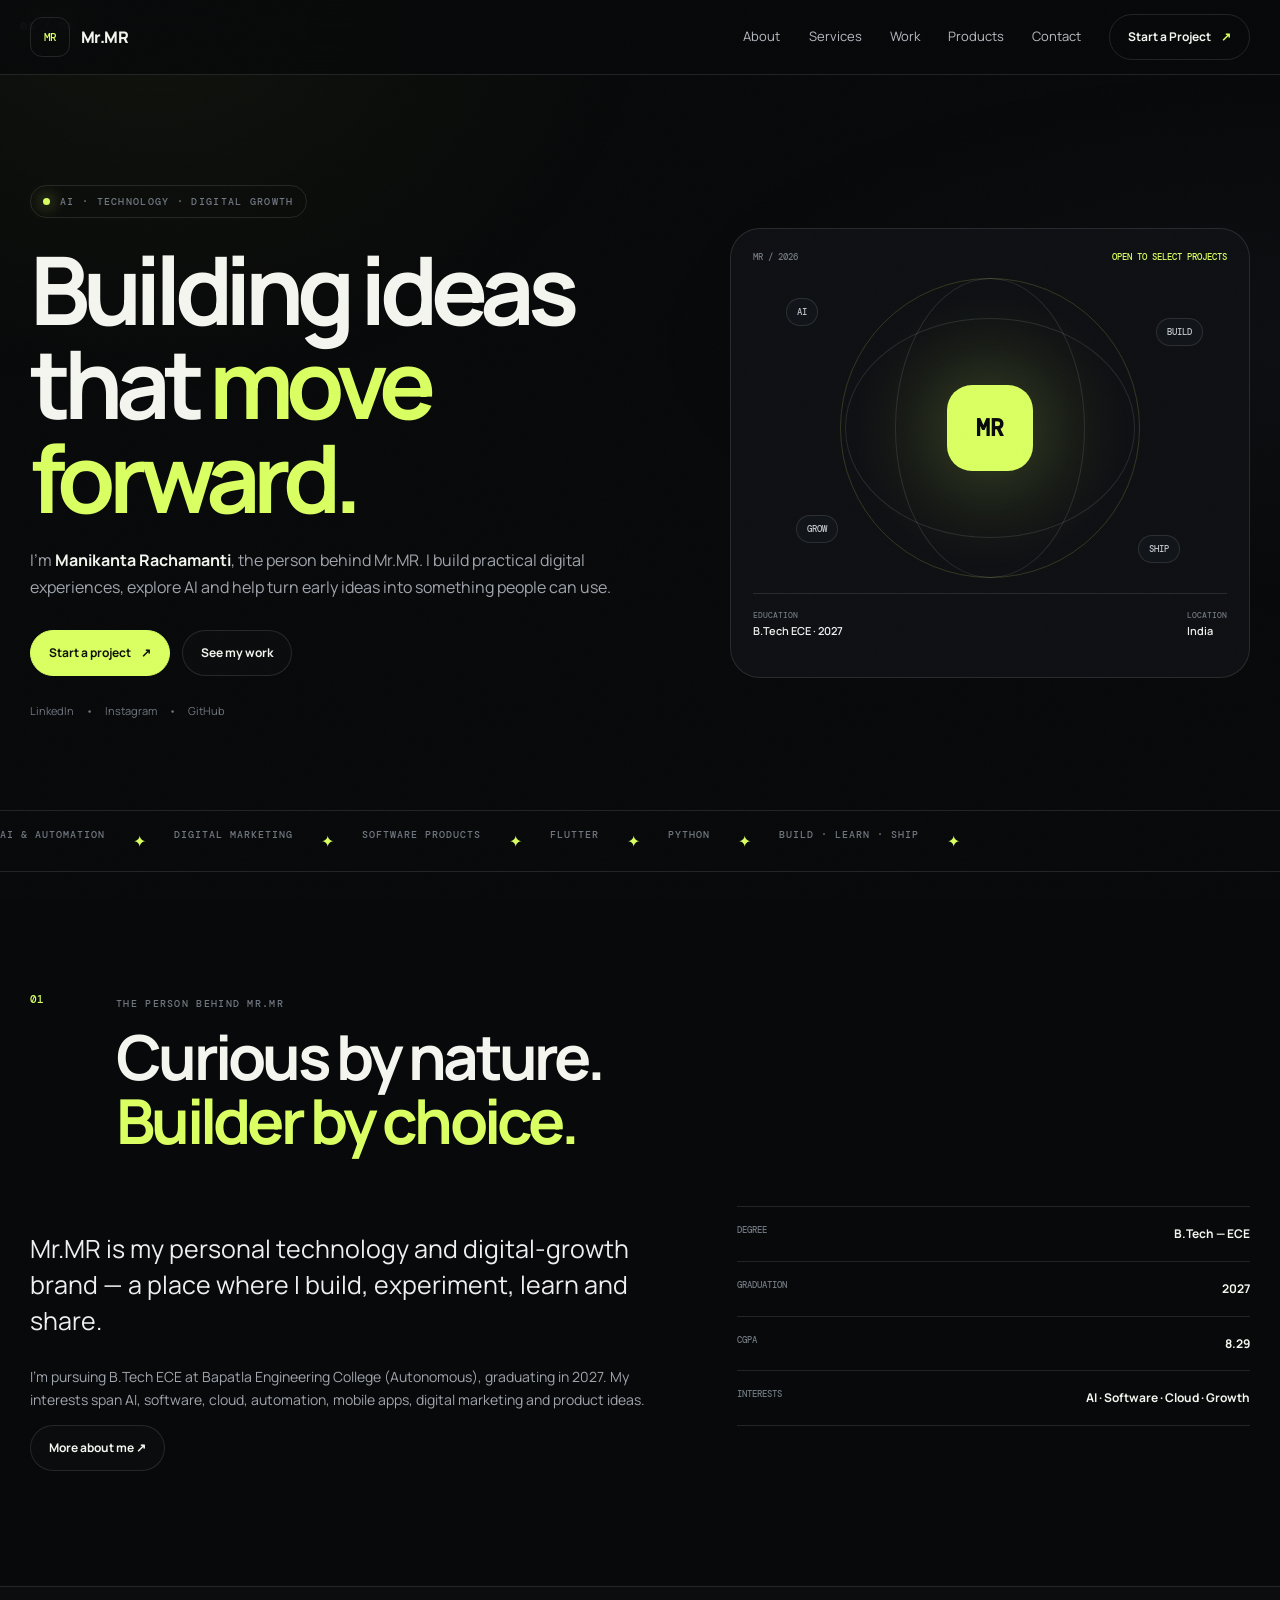
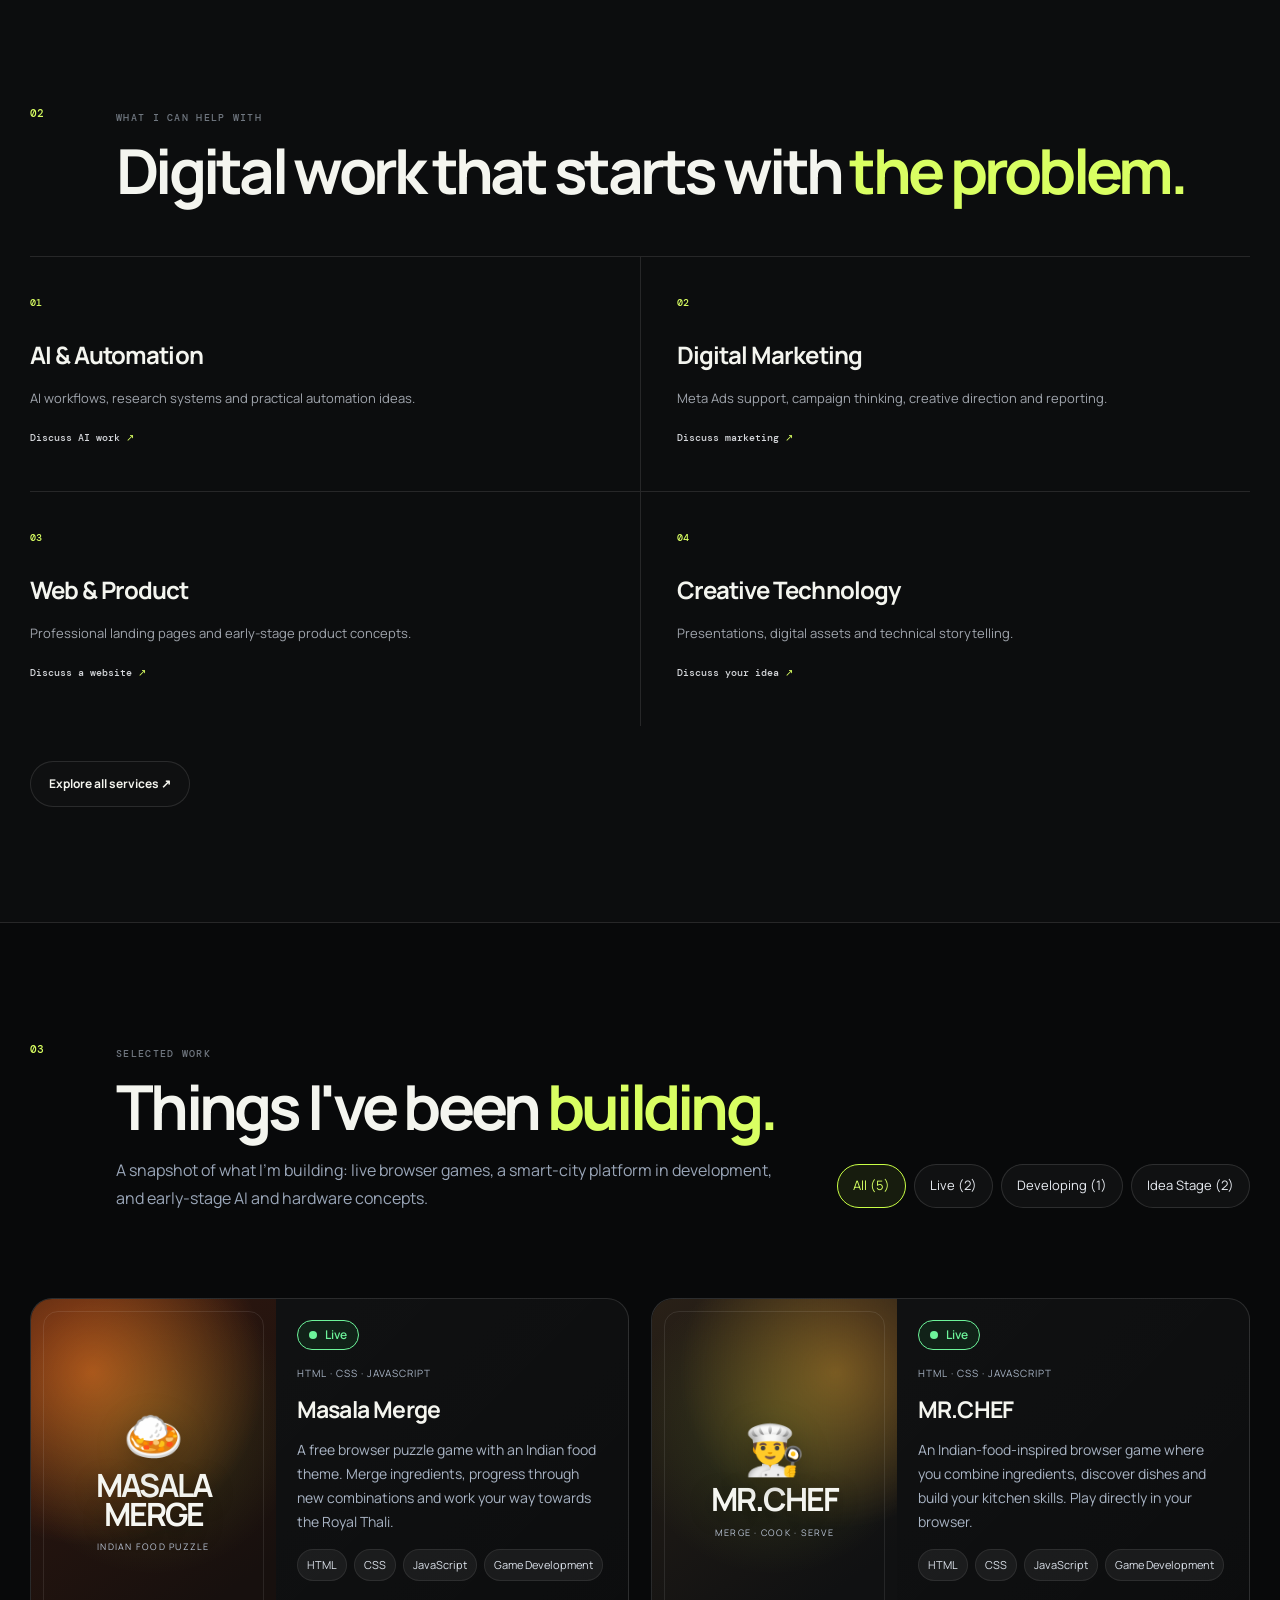
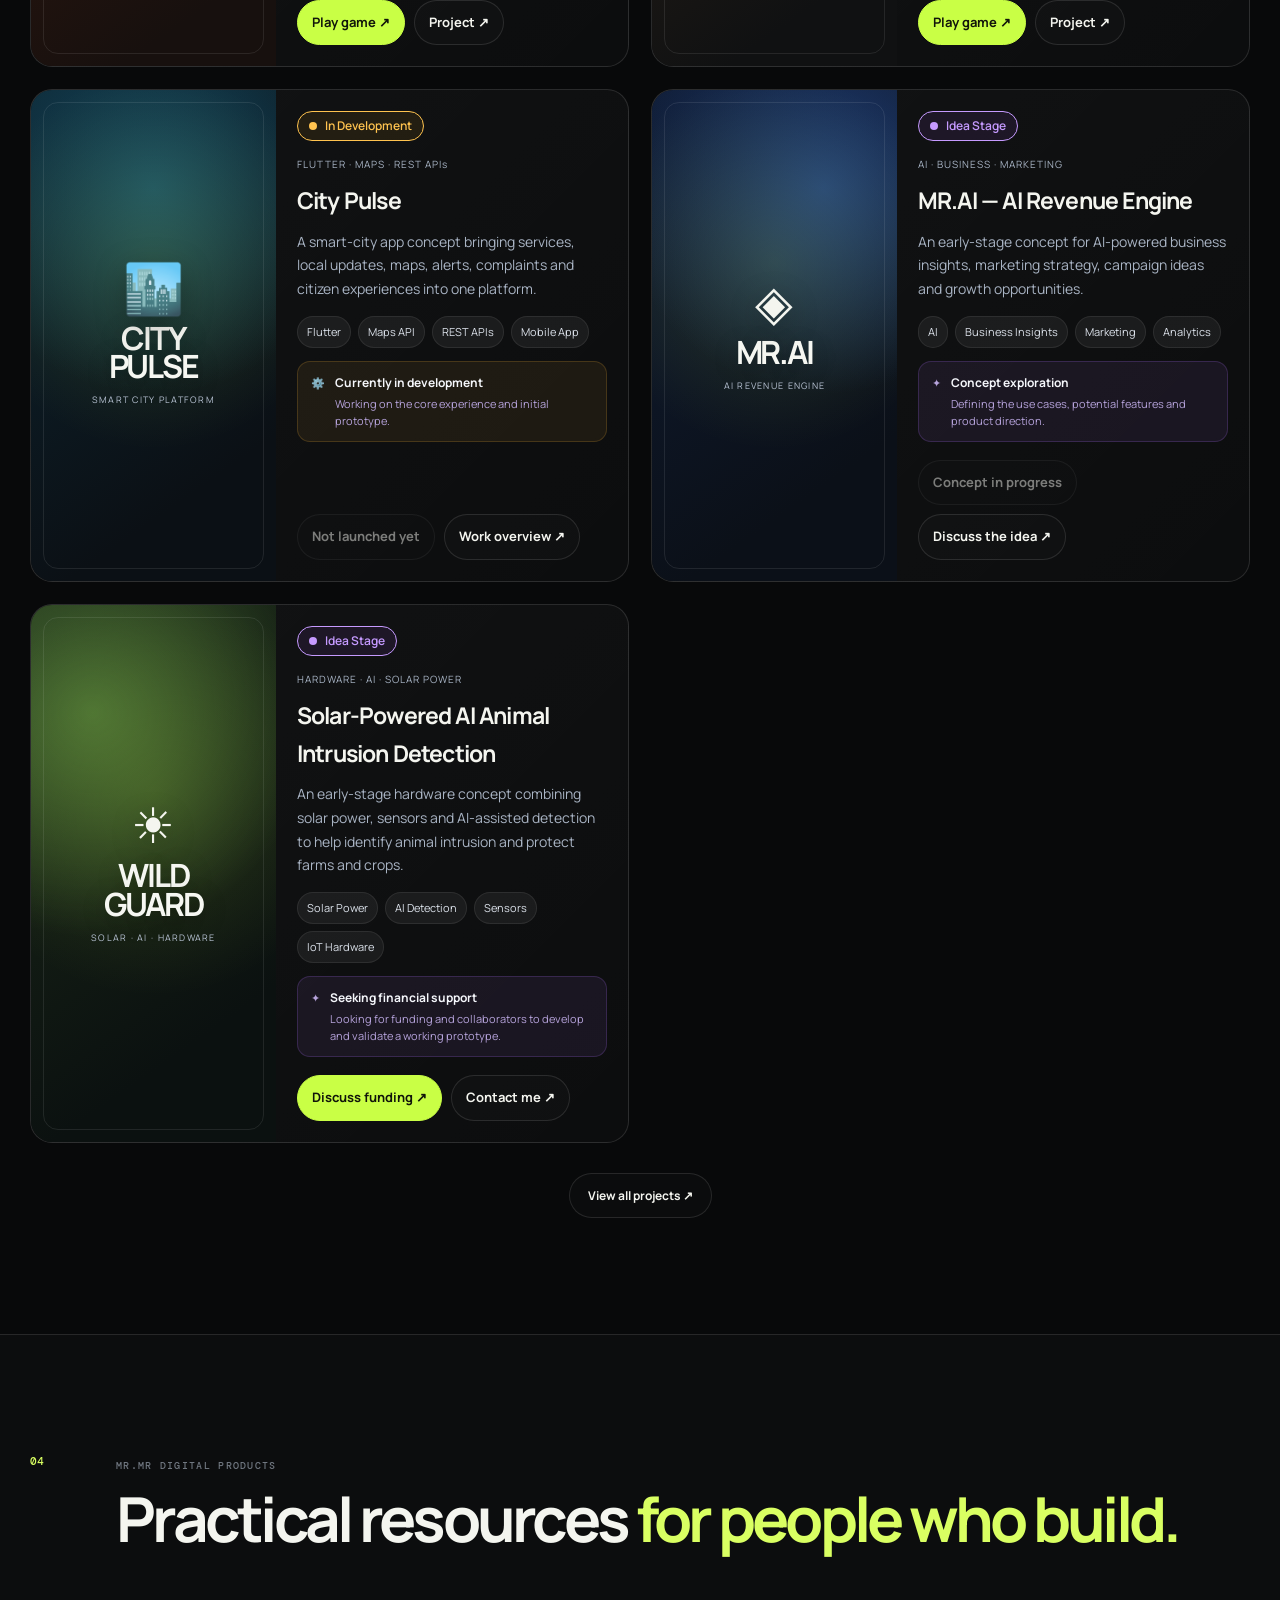
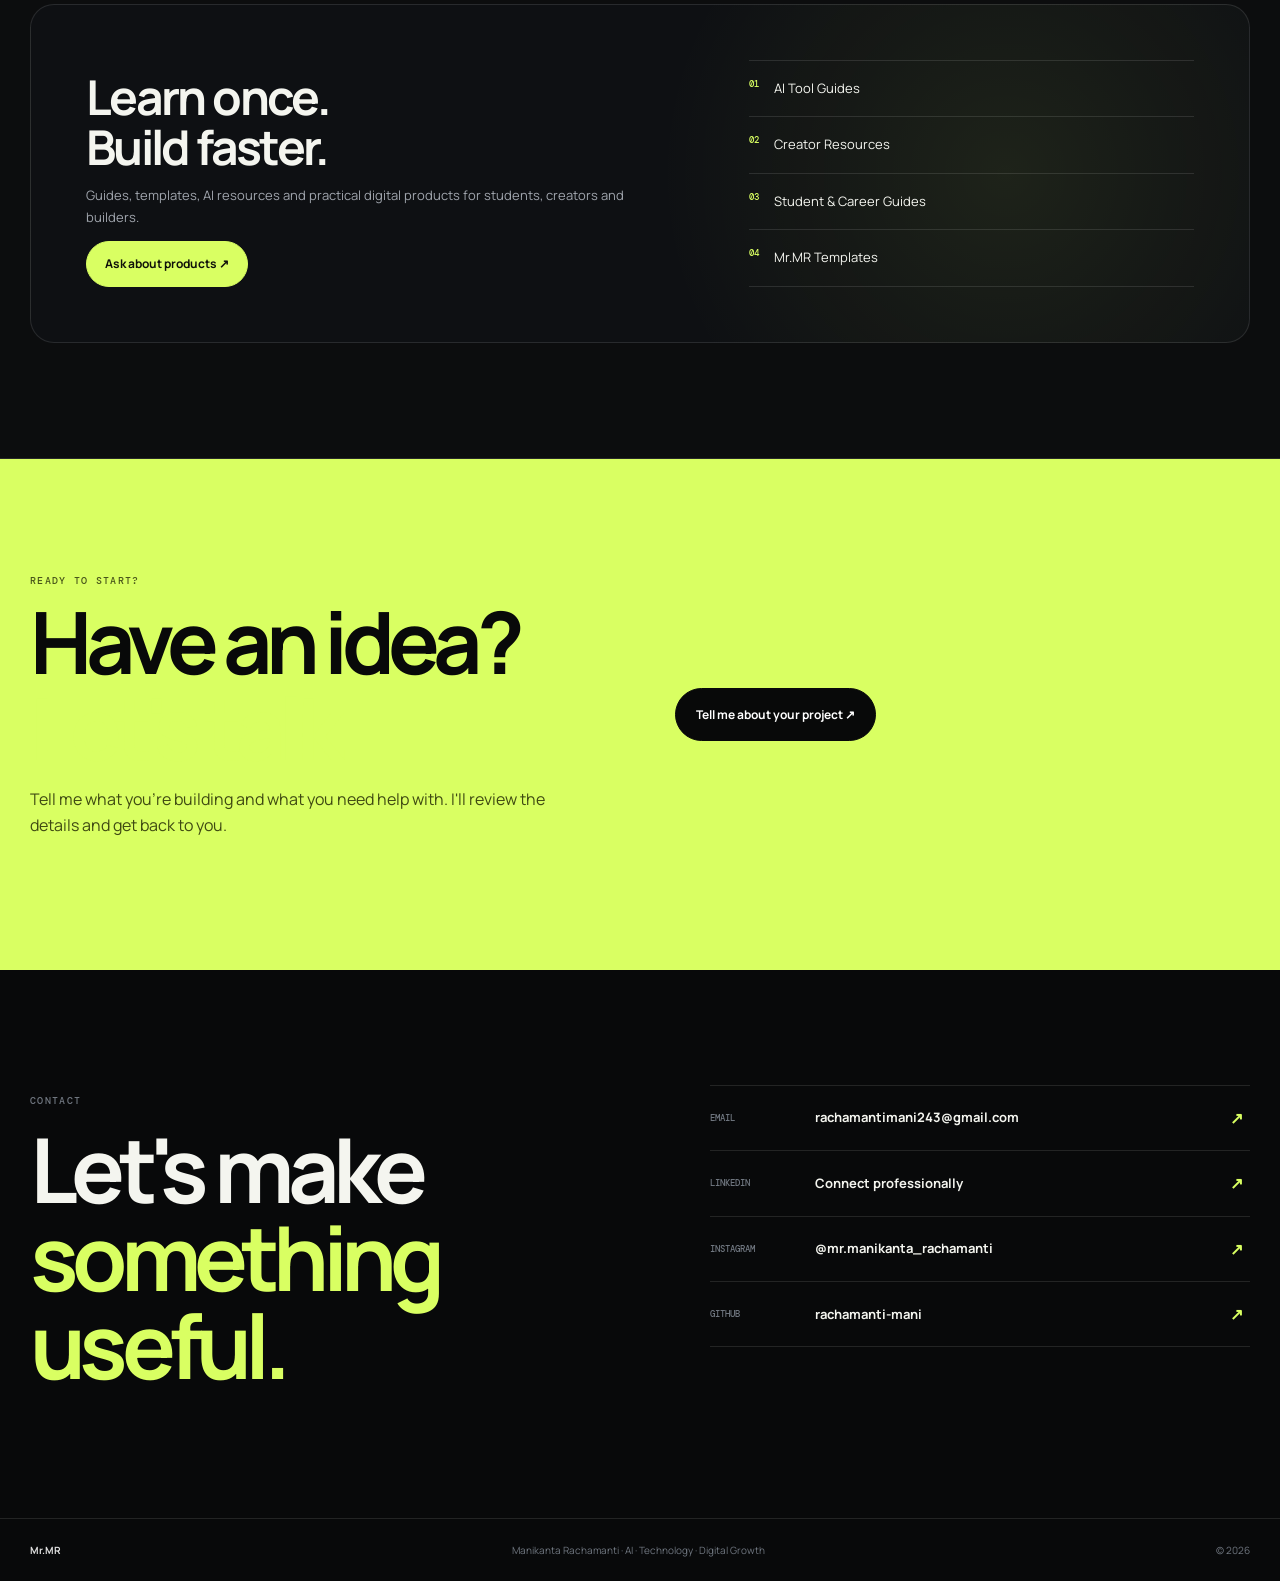
<file: index.html>
<!doctype html>
<html lang="en">
<head>
<meta name="google-site-verification" content="cV3dlOEMHW_KRwZ7IByy5yn9Sbxh5Bj-0Zk8sOes_gg">
<meta charset="utf-8"><meta name="viewport" content="width=device-width,initial-scale=1">
<meta name="description" content="Mr.MR — Manikanta Rachamanti: AI, technology, digital growth and practical products.">
<meta name="theme-color" content="#080909"><title>Manikanta Rachamanti · Mr.MR</title>
<link rel="stylesheet" href="styles.css">
<style>
/* Selected Work refresh: styles are scoped to this section. */
.work-section .work-intro{display:flex;justify-content:space-between;align-items:flex-end;gap:28px;margin:0 0 34px}
.work-section .work-intro-copy{max-width:760px}
.work-section .work-intro-copy p{max-width:680px;margin:16px 0 0;color:#9aa6b8;line-height:1.75}
.work-section .work-filters{display:flex;flex-wrap:wrap;gap:8px;justify-content:flex-end;padding-bottom:4px}
.work-section .work-filter{border:1px solid rgba(255,255,255,.12);background:rgba(255,255,255,.035);color:#e9edf3;border-radius:999px;padding:10px 15px;font:inherit;font-size:13px;cursor:pointer;transition:all .2s;white-space:nowrap}
.work-section .work-filter:hover,.work-section .work-filter[aria-pressed="true"]{border-color:#c9ff45;color:#d5ff62;background:rgba(201,255,69,.08)}
.work-section .workgrid{display:grid;grid-template-columns:repeat(2,minmax(0,1fr));gap:22px;align-items:stretch}
.work-section .project{min-width:0;overflow:hidden;display:grid;grid-template-columns:minmax(135px,.82fr) minmax(0,1.18fr);border:1px solid rgba(255,255,255,.12);border-radius:22px;background:linear-gradient(135deg,rgba(255,255,255,.045),rgba(255,255,255,.018));transition:transform .25s,border-color .25s,box-shadow .25s}
.work-section .project:hover{transform:translateY(-4px);border-color:rgba(201,255,69,.38);box-shadow:0 18px 50px rgba(0,0,0,.22)}
.work-section .project[hidden]{display:none!important}
.work-section .art{min-height:300px;height:100%;display:flex;flex-direction:column;align-items:center;justify-content:center;gap:12px;text-align:center;padding:20px;position:relative;overflow:hidden;isolation:isolate}
.work-section .art:before{content:"";position:absolute;inset:0;z-index:-2;background:radial-gradient(circle at 50% 35%,rgba(201,255,69,.14),transparent 55%)}
.work-section .art:after{content:"";position:absolute;inset:12px;border:1px solid rgba(255,255,255,.09);border-radius:15px;z-index:-1;pointer-events:none}
.work-section .art strong{font-size:clamp(25px,2.5vw,42px);line-height:.9;letter-spacing:-.065em;color:#f6f7f2;text-shadow:0 5px 25px rgba(0,0,0,.3)}
.work-section .art small{font-size:9px;letter-spacing:.14em;color:#b9c4d5;text-transform:uppercase}
.work-section .art.masala-art{background:radial-gradient(circle at 25% 20%,#a84d19,transparent 50%),linear-gradient(145deg,#32180f,#17100e 80%)}
.work-section .art.chef-art{background:radial-gradient(circle at 75% 20%,#745020,transparent 45%),linear-gradient(145deg,#292017,#101112 78%)}
.work-section .art.city-art{background:radial-gradient(circle at 50% 20%,#164b62,transparent 50%),linear-gradient(145deg,#0d2632,#0b1015 78%)}
.work-section .art.ai-art{background:radial-gradient(circle at 70% 20%,#203f78,transparent 48%),linear-gradient(145deg,#101d36,#0b1018 78%)}
.work-section .art.wild-art{background:radial-gradient(circle at 25% 20%,#476c32,transparent 48%),linear-gradient(145deg,#1c2a18,#0b1110 78%)}
.work-section .art .art-symbol{font-size:49px;line-height:1;filter:drop-shadow(0 8px 15px rgba(0,0,0,.28))}
.work-section .pbody{min-width:0;padding:21px;display:flex;flex-direction:column;align-items:flex-start}
.work-section .project-topline{width:100%;display:flex;align-items:center;justify-content:space-between;gap:10px;margin-bottom:15px}
.work-section .project-number{color:#8f9aab;font-size:12px;letter-spacing:.06em}
.work-section .status{display:inline-flex;align-items:center;gap:8px;padding:7px 11px;border-radius:999px;font-size:12px;line-height:1.2;font-weight:600;border:1px solid currentColor;white-space:nowrap}
.work-section .status:before{content:"";width:8px;height:8px;border-radius:50%;background:currentColor}
.work-section .status-live{color:#6df49a;background:rgba(30,220,100,.08)}
.work-section .status-dev{color:#ffc34f;background:rgba(255,177,35,.08)}
.work-section .status-idea{color:#c69aff;background:rgba(164,95,255,.09)}
.work-section .pbody>small{color:#a8b4c5;font-size:10px;letter-spacing:.1em;line-height:1.6}
.work-section .pbody h3{font-size:clamp(20px,1.8vw,27px);margin:9px 0 10px;letter-spacing:-.035em}
.work-section .pbody p{color:#a9b4c4;line-height:1.7;font-size:14px;margin:0 0 15px}
.work-section .tech-tags{display:flex;flex-wrap:wrap;gap:7px;margin:0 0 17px}
.work-section .tech-tags span{padding:6px 9px;border-radius:999px;background:rgba(255,255,255,.055);border:1px solid rgba(255,255,255,.08);color:#dce2eb;font-size:11px;white-space:nowrap}
.work-section .project-note{width:100%;padding:12px 13px;border-radius:13px;margin:0 0 16px;display:flex;gap:10px;align-items:flex-start;font-size:12px;line-height:1.55;border:1px solid rgba(255,255,255,.09);background:rgba(255,255,255,.035);color:#d5dce6}
.work-section .project-note strong{display:block;font-size:12px;margin-bottom:2px;color:#f5f7fb}
.work-section .project-note.dev-note{border-color:rgba(255,183,57,.18);background:rgba(255,183,57,.07)}
.work-section .project-note.idea-note{border-color:rgba(173,111,255,.2);background:rgba(173,111,255,.08)}
.work-section .project-actions{display:flex;flex-wrap:wrap;gap:9px;margin-top:auto;padding-top:2px}
.work-section .project-actions .btn{padding:11px 14px;font-size:13px}
.work-section .btn.project-play{background:#c9ff45;border-color:#c9ff45;color:#11150a}
.work-section .btn.project-play:hover{background:#d9ff7b}
.work-section .btn.disabled-action{opacity:.48;cursor:default;pointer-events:none}
.work-section .all-projects{text-align:center;margin-top:30px}
.work-section .all-projects .btn{display:inline-flex}
@media(max-width:1100px){.work-section .work-intro{align-items:flex-start;flex-direction:column}.work-section .work-filters{justify-content:flex-start}.work-section .project{grid-template-columns:minmax(125px,.75fr) minmax(0,1.25fr)}.work-section .art{min-height:320px}.work-section .pbody{padding:17px}}
@media(max-width:760px){.work-section .workgrid{grid-template-columns:1fr;gap:16px}.work-section .project{grid-template-columns:minmax(110px,.72fr) minmax(0,1.28fr);border-radius:18px}.work-section .art{min-height:280px;padding:13px}.work-section .art .art-symbol{font-size:38px}.work-section .art strong{font-size:clamp(22px,5vw,32px)}.work-section .pbody{padding:15px}.work-section .project-topline{align-items:flex-start;flex-direction:column;gap:8px;margin-bottom:12px}.work-section .pbody h3{font-size:21px}.work-section .pbody p{font-size:13px}}
@media(max-width:480px){.work-section .project{grid-template-columns:1fr}.work-section .art{min-height:165px}.work-section .art .art-symbol{font-size:34px}.work-section .art strong{font-size:34px}.work-section .project-topline{flex-direction:row;align-items:center}.work-section .pbody{padding:18px}.work-section .work-filters{gap:6px}.work-section .work-filter{padding:9px 12px;font-size:12px}}
</style>
</head>
<body>
<div class="noise"></div>
<header><div class="container nav">
<a href="index.html" class="logo"><span>MR</span> Mr.MR</a>
<nav class="navlinks"><a href="about.html">About</a><a href="services.html">Services</a><a href="projects.html">Work</a><a href="index.html#products">Products</a><a href="index.html#contact">Contact</a></nav>
<a class="navcta" href="start-a-project.html">Start a Project <b>↗</b></a><button class="menu" aria-label="Open menu"><i></i><i></i></button>
</div></header>
<main>
<section class="hero" id="home"><div class="container hero-grid"><div class="reveal">
<div class="eyebrow"><span></span> AI · TECHNOLOGY · DIGITAL GROWTH</div><h1>Building ideas that <em>move forward.</em></h1>
<p>I'm <strong>Manikanta Rachamanti</strong>, the person behind Mr.MR. I build practical digital experiences, explore AI and help turn early ideas into something people can use.</p>
<div class="actions"><a class="btn primary" href="start-a-project.html">Start a project <b>↗</b></a><a class="btn secondary" href="projects.html">See my work</a></div>
<div class="social"><a href="https://www.linkedin.com/in/mani-kanta-532610437" target="_blank" rel="noopener">LinkedIn</a><span>•</span><a href="https://www.instagram.com/mr.manikanta_rachamanti/" target="_blank" rel="noopener">Instagram</a><span>•</span><a href="https://github.com/rachamanti-mani" target="_blank" rel="noopener">GitHub</a></div>
</div><div class="visual reveal delay"><div class="visualtop"><span>MR / 2026</span><span class="live">OPEN TO SELECT PROJECTS</span></div>
<div class="orbit"><div class="ring r1"></div><div class="ring r2"></div><div class="ring r3"></div><div class="core">MR</div><b class="chip c1">AI</b><b class="chip c2">BUILD</b><b class="chip c3">GROW</b><b class="chip c4">SHIP</b></div>
<div class="visualbottom"><div><small>EDUCATION</small><strong>B.Tech ECE · 2027</strong></div><div><small>LOCATION</small><strong>India</strong></div></div></div></div></section>
<div class="ticker"><div><span>AI & AUTOMATION</span><i>✦</i><span>DIGITAL MARKETING</span><i>✦</i><span>SOFTWARE PRODUCTS</span><i>✦</i><span>FLUTTER</span><i>✦</i><span>PYTHON</span><i>✦</i><span>BUILD · LEARN · SHIP</span><i>✦</i></div></div>
<section class="section"><div class="container"><div class="heading"><span>01</span><div><small>THE PERSON BEHIND MR.MR</small><h2>Curious by nature.<br><em>Builder by choice.</em></h2></div></div><div class="two">
<div class="copy"><p class="lead">Mr.MR is my personal technology and digital-growth brand — a place where I build, experiment, learn and share.</p><p>I'm pursuing B.Tech ECE at Bapatla Engineering College (Autonomous), graduating in 2027. My interests span AI, software, cloud, automation, mobile apps, digital marketing and product ideas.</p><a class="btn secondary" href="about.html">More about me ↗</a></div>
<div class="facts"><div><small>DEGREE</small><strong>B.Tech — ECE</strong></div><div><small>GRADUATION</small><strong>2027</strong></div><div><small>CGPA</small><strong>8.29</strong></div><div><small>INTERESTS</small><strong>AI · Software · Cloud · Growth</strong></div></div>
</div></div></section>
<section class="section dark"><div class="container"><div class="heading"><span>02</span><div><small>WHAT I CAN HELP WITH</small><h2>Digital work that starts with <em>the problem.</em></h2></div></div><div class="cards">
<article class="card"><b>01</b><h3>AI & Automation</h3><p>AI workflows, research systems and practical automation ideas.</p><a href="start-a-project.html">Discuss AI work <span>↗</span></a></article>
<article class="card"><b>02</b><h3>Digital Marketing</h3><p>Meta Ads support, campaign thinking, creative direction and reporting.</p><a href="start-a-project.html">Discuss marketing <span>↗</span></a></article>
<article class="card"><b>03</b><h3>Web & Product</h3><p>Professional landing pages and early-stage product concepts.</p><a href="start-a-project.html">Discuss a website <span>↗</span></a></article>
<article class="card"><b>04</b><h3>Creative Technology</h3><p>Presentations, digital assets and technical storytelling.</p><a href="start-a-project.html">Discuss your idea <span>↗</span></a></article>
</div><div style="margin-top:35px"><a class="btn secondary" href="services.html">Explore all services ↗</a></div></div></section>

<section class="section work-section" id="work"><div class="container">
<div class="heading work-heading"><span>03</span><div class="work-intro"><div class="work-intro-copy"><small>SELECTED WORK</small><h2>Things I've been <em>building.</em></h2><p>A snapshot of what I’m building: live browser games, a smart-city platform in development, and early-stage AI and hardware concepts.</p></div>
<div class="work-filters" role="group" aria-label="Filter projects by status"><button class="work-filter" type="button" data-filter="all" aria-pressed="true">All (5)</button><button class="work-filter" type="button" data-filter="live" aria-pressed="false">Live (2)</button><button class="work-filter" type="button" data-filter="developing" aria-pressed="false">Developing (1)</button><button class="work-filter" type="button" data-filter="idea" aria-pressed="false">Idea Stage (2)</button></div></div></div>
<div class="workgrid" id="project-grid">
<article class="project" data-status="live"><div class="art masala-art" aria-label="Masala Merge game artwork"><div class="art-symbol" aria-hidden="true">🍛</div><strong>MASALA<br>MERGE</strong><small>INDIAN FOOD PUZZLE</small></div><div class="pbody">
<div class="project-topline"><span class="status status-live">Live</span><span class="project-number">01 / 04</span></div><small>HTML · CSS · JAVASCRIPT</small><h3>Masala Merge</h3><p>A free browser puzzle game with an Indian food theme. Merge ingredients, progress through new combinations and work your way towards the Royal Thali.</p>
<div class="tech-tags"><span>HTML</span><span>CSS</span><span>JavaScript</span><span>Game Development</span></div><div class="project-actions"><a class="btn project-play" href="https://masala-merge.vercel.app/" target="_blank" rel="noopener noreferrer">Play game ↗</a><a class="btn secondary" href="https://masala-merge.vercel.app/" target="_blank" rel="noopener noreferrer">Project ↗</a></div>
</div></article>
<article class="project" data-status="live"><div class="art chef-art" aria-label="MR.CHEF game artwork"><div class="art-symbol" aria-hidden="true">👨‍🍳</div><strong>MR.CHEF</strong><small>MERGE · COOK · SERVE</small></div><div class="pbody">
<div class="project-topline"><span class="status status-live">Live</span><span class="project-number">02 / 04</span></div><small>HTML · CSS · JAVASCRIPT</small><h3>MR.CHEF</h3><p>An Indian-food-inspired browser game where you combine ingredients, discover dishes and build your kitchen skills. Play directly in your browser.</p>
<div class="tech-tags"><span>HTML</span><span>CSS</span><span>JavaScript</span><span>Game Development</span></div><div class="project-actions"><a class="btn project-play" href="https://mr-chef-03-red.vercel.app/" target="_blank" rel="noopener noreferrer">Play game ↗</a><a class="btn secondary" href="https://mr-chef-03-red.vercel.app/" target="_blank" rel="noopener noreferrer">Project ↗</a></div>
</div></article>
<article class="project" data-status="developing"><div class="art city-art" aria-label="City Pulse smart city concept artwork"><div class="art-symbol" aria-hidden="true">🏙️</div><strong>CITY<br>PULSE</strong><small>SMART CITY PLATFORM</small></div><div class="pbody">
<div class="project-topline"><span class="status status-dev">In Development</span><span class="project-number">03 / 04</span></div><small>FLUTTER · MAPS · REST APIs</small><h3>City Pulse</h3><p>A smart-city app concept bringing services, local updates, maps, alerts, complaints and citizen experiences into one platform.</p>
<div class="tech-tags"><span>Flutter</span><span>Maps API</span><span>REST APIs</span><span>Mobile App</span></div><div class="project-note dev-note"><span aria-hidden="true">⚙️</span><div><strong>Currently in development</strong>Working on the core experience and initial prototype.</div></div><div class="project-actions"><span class="btn secondary disabled-action" aria-disabled="true">Not launched yet</span><a class="btn secondary" href="projects.html">Work overview ↗</a></div>
</div></article>
<article class="project" data-status="idea"><div class="art ai-art" aria-label="MR.AI concept artwork"><div class="art-symbol" aria-hidden="true">◈</div><strong>MR.AI</strong><small>AI REVENUE ENGINE</small></div><div class="pbody">
<div class="project-topline"><span class="status status-idea">Idea Stage</span><span class="project-number">04 / 04</span></div><small>AI · BUSINESS · MARKETING</small><h3>MR.AI — AI Revenue Engine</h3><p>An early-stage concept for AI-powered business insights, marketing strategy, campaign ideas and growth opportunities.</p>
<div class="tech-tags"><span>AI</span><span>Business Insights</span><span>Marketing</span><span>Analytics</span></div><div class="project-note idea-note"><span aria-hidden="true">✦</span><div><strong>Concept exploration</strong>Defining the use cases, potential features and product direction.</div></div><div class="project-actions"><span class="btn secondary disabled-action" aria-disabled="true">Concept in progress</span><a class="btn secondary" href="mailto:rachamantimani243@gmail.com?subject=MR.AI%20Concept">Discuss the idea ↗</a></div>
</div></article>
<article class="project" data-status="idea"><div class="art wild-art" aria-label="Solar-powered AI animal intrusion detection system concept artwork"><div class="art-symbol" aria-hidden="true">☀</div><strong>WILD<br>GUARD</strong><small>SOLAR · AI · HARDWARE</small></div><div class="pbody">
<div class="project-topline"><span class="status status-idea">Idea Stage</span><span class="project-number">05 / 05</span></div><small>HARDWARE · AI · SOLAR POWER</small><h3>Solar-Powered AI Animal Intrusion Detection</h3><p>An early-stage hardware concept combining solar power, sensors and AI-assisted detection to help identify animal intrusion and protect farms and crops.</p>
<div class="tech-tags"><span>Solar Power</span><span>AI Detection</span><span>Sensors</span><span>IoT Hardware</span></div><div class="project-note idea-note"><span aria-hidden="true">✦</span><div><strong>Seeking financial support</strong>Looking for funding and collaborators to develop and validate a working prototype.</div></div><div class="project-actions"><a class="btn project-play" href="mailto:rachamantimani243@gmail.com?subject=Funding%20Enquiry%20-%20Solar%20AI%20Animal%20Intrusion%20System">Discuss funding ↗</a><a class="btn secondary" href="mailto:rachamantimani243@gmail.com?subject=Solar%20AI%20Animal%20Intrusion%20Project">Contact me ↗</a></div>
</div></article>
</div><div class="all-projects"><a class="btn secondary" href="projects.html">View all projects ↗</a></div>
</div></section>

<section class="section dark" id="products"><div class="container"><div class="heading"><span>04</span><div><small>MR.MR DIGITAL PRODUCTS</small><h2>Practical resources <em>for people who build.</em></h2></div></div><div class="product">
<div><h3>Learn once.<br>Build faster.</h3><p>Guides, templates, AI resources and practical digital products for students, creators and builders.</p><a class="btn primary" href="mailto:rachamantimani243@gmail.com?subject=Mr.MR%20Digital%20Products">Ask about products ↗</a></div>
<div class="productlist"><div><b>01</b><span>AI Tool Guides</span></div><div><b>02</b><span>Creator Resources</span></div><div><b>03</b><span>Student & Career Guides</span></div><div><b>04</b><span>Mr.MR Templates</span></div></div>
</div></div></section>
<section class="start"><div class="container startgrid"><div><div class="page-kicker">READY TO START?</div><h1>Have an idea?<br><em>Let's talk.</em></h1><p>Tell me what you're building and what you need help with. I'll review the details and get back to you.</p></div><div><a class="btn" href="start-a-project.html" style="background:#080909;color:#fff;border-color:#080909;padding:16px 20px">Tell me about your project ↗</a></div></div></section>
<section class="contact" id="contact"><div class="container contactgrid"><div><small class="page-kicker">CONTACT</small><h2>Let's make<br><em>something useful.</em></h2></div><div class="links">
<a href="mailto:rachamantimani243@gmail.com"><small>EMAIL</small><strong>rachamantimani243@gmail.com</strong><b>↗</b></a>
<a href="https://www.linkedin.com/in/mani-kanta-532610437" target="_blank" rel="noopener"><small>LINKEDIN</small><strong>Connect professionally</strong><b>↗</b></a>
<a href="https://www.instagram.com/mr.manikanta_rachamanti/" target="_blank" rel="noopener"><small>INSTAGRAM</small><strong>@mr.manikanta_rachamanti</strong><b>↗</b></a>
<a href="https://github.com/rachamanti-mani" target="_blank" rel="noopener"><small>GITHUB</small><strong>rachamanti-mani</strong><b>↗</b></a>
</div></div></section>
</main>
<footer><div class="container"><strong>Mr.MR</strong><span>Manikanta Rachamanti · AI · Technology · Digital Growth</span><span>© 2026</span></div></footer>
<script src="script.js"></script>
<script>
(() => {
  const section = document.querySelector('.work-section');
  if (!section) return;
  const buttons = section.querySelectorAll('.work-filter');
  const cards = section.querySelectorAll('.project[data-status]');
  buttons.forEach(button => button.addEventListener('click', () => {
    const filter = button.dataset.filter;
    buttons.forEach(item => item.setAttribute('aria-pressed', String(item === button)));
    cards.forEach(card => { card.hidden = filter !== 'all' && card.dataset.status !== filter; });
  }));
})();
</script>
</body>
</html>
</file>
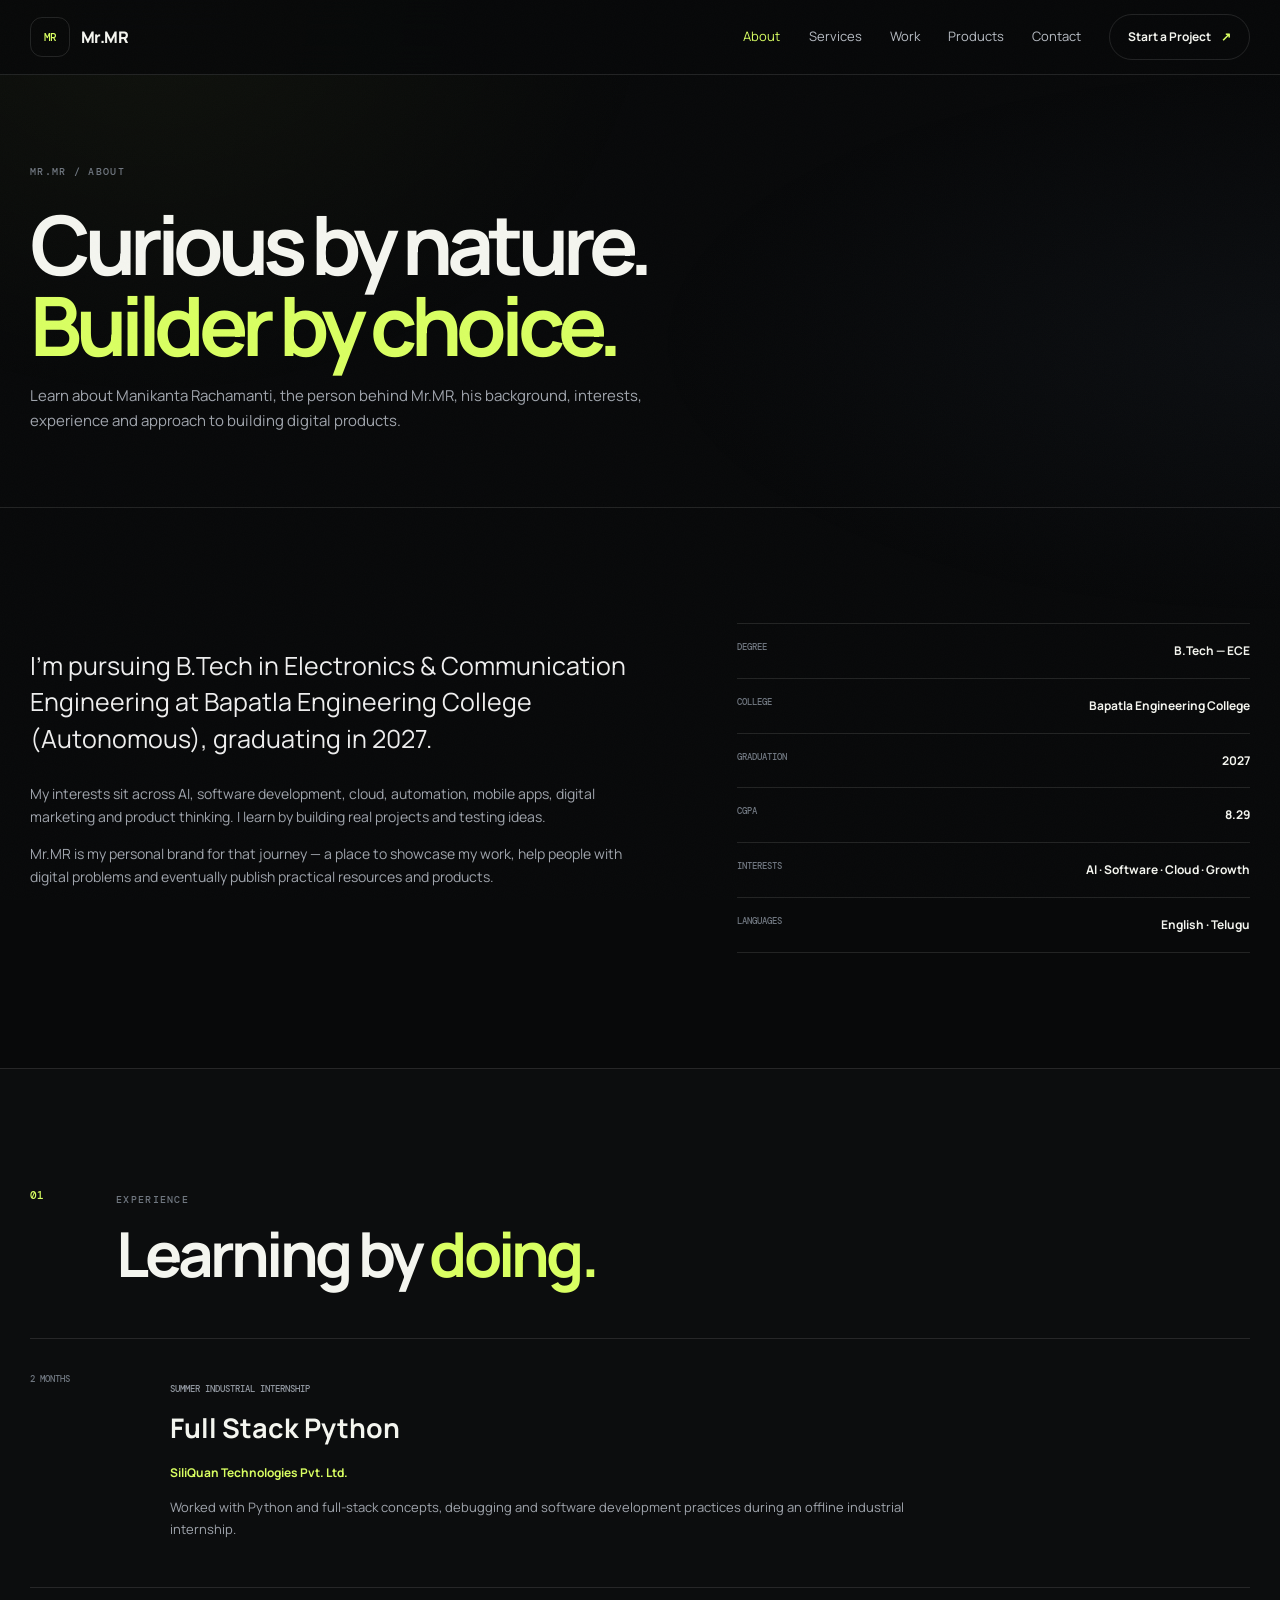
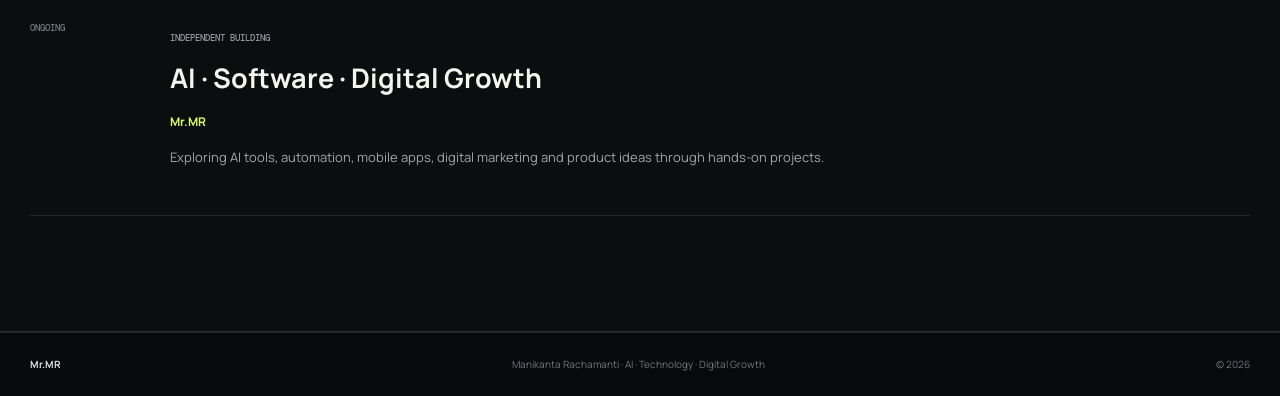
<file: about.html>
<!doctype html><html lang="en"><head><meta charset="utf-8"><meta name="viewport" content="width=device-width,initial-scale=1"><meta name="description" content="Mr.MR — Manikanta Rachamanti"><title>About · Mr.MR</title><link rel="stylesheet" href="styles.css"></head><body><div class="noise"></div><header><div class="container nav"><a href="index.html" class="logo"><span>MR</span> Mr.MR</a><nav class="navlinks"><a class="active" href="about.html">About</a><a class="" href="services.html">Services</a><a class="" href="projects.html">Work</a><a class="" href="index.html#products">Products</a><a href="index.html#contact">Contact</a></nav><a class="navcta" href="start-a-project.html">Start a Project <b>↗</b></a><button class="menu" aria-label="Open menu"><i></i><i></i></button></div></header><main><section class="pagehero"><div class="container"><div class="crumb"><a href="index.html">Mr.MR</a> / About</div><h1>Curious by nature.<br><em>Builder by choice.</em></h1><p>Learn about Manikanta Rachamanti, the person behind Mr.MR, his background, interests, experience and approach to building digital products.</p></div></section>
<section class="section"><div class="container"><div class="two"><div class="copy"><p class="lead">I'm pursuing B.Tech in Electronics & Communication Engineering at Bapatla Engineering College (Autonomous), graduating in 2027.</p><p>My interests sit across AI, software development, cloud, automation, mobile apps, digital marketing and product thinking. I learn by building real projects and testing ideas.</p><p>Mr.MR is my personal brand for that journey — a place to showcase my work, help people with digital problems and eventually publish practical resources and products.</p></div><div class="facts"><div><small>DEGREE</small><strong>B.Tech — ECE</strong></div><div><small>COLLEGE</small><strong>Bapatla Engineering College</strong></div><div><small>GRADUATION</small><strong>2027</strong></div><div><small>CGPA</small><strong>8.29</strong></div><div><small>INTERESTS</small><strong>AI · Software · Cloud · Growth</strong></div><div><small>LANGUAGES</small><strong>English · Telugu</strong></div></div></div></div></section>
<section class="section dark"><div class="container"><div class="heading"><span>01</span><div><small>EXPERIENCE</small><h2>Learning by <em>doing.</em></h2></div></div><div class="timeline"><article><time>2 MONTHS</time><div><small>SUMMER INDUSTRIAL INTERNSHIP</small><h3>Full Stack Python</h3><b>SiliQuan Technologies Pvt. Ltd.</b><p>Worked with Python and full-stack concepts, debugging and software development practices during an offline industrial internship.</p></div></article><article><time>ONGOING</time><div><small>INDEPENDENT BUILDING</small><h3>AI · Software · Digital Growth</h3><b>Mr.MR</b><p>Exploring AI tools, automation, mobile apps, digital marketing and product ideas through hands-on projects.</p></div></article></div></div></section></main><footer><div class="container"><strong>Mr.MR</strong><span>Manikanta Rachamanti · AI · Technology · Digital Growth</span><span>© 2026</span></div></footer><script src="script.js"></script></body></html>
</file>
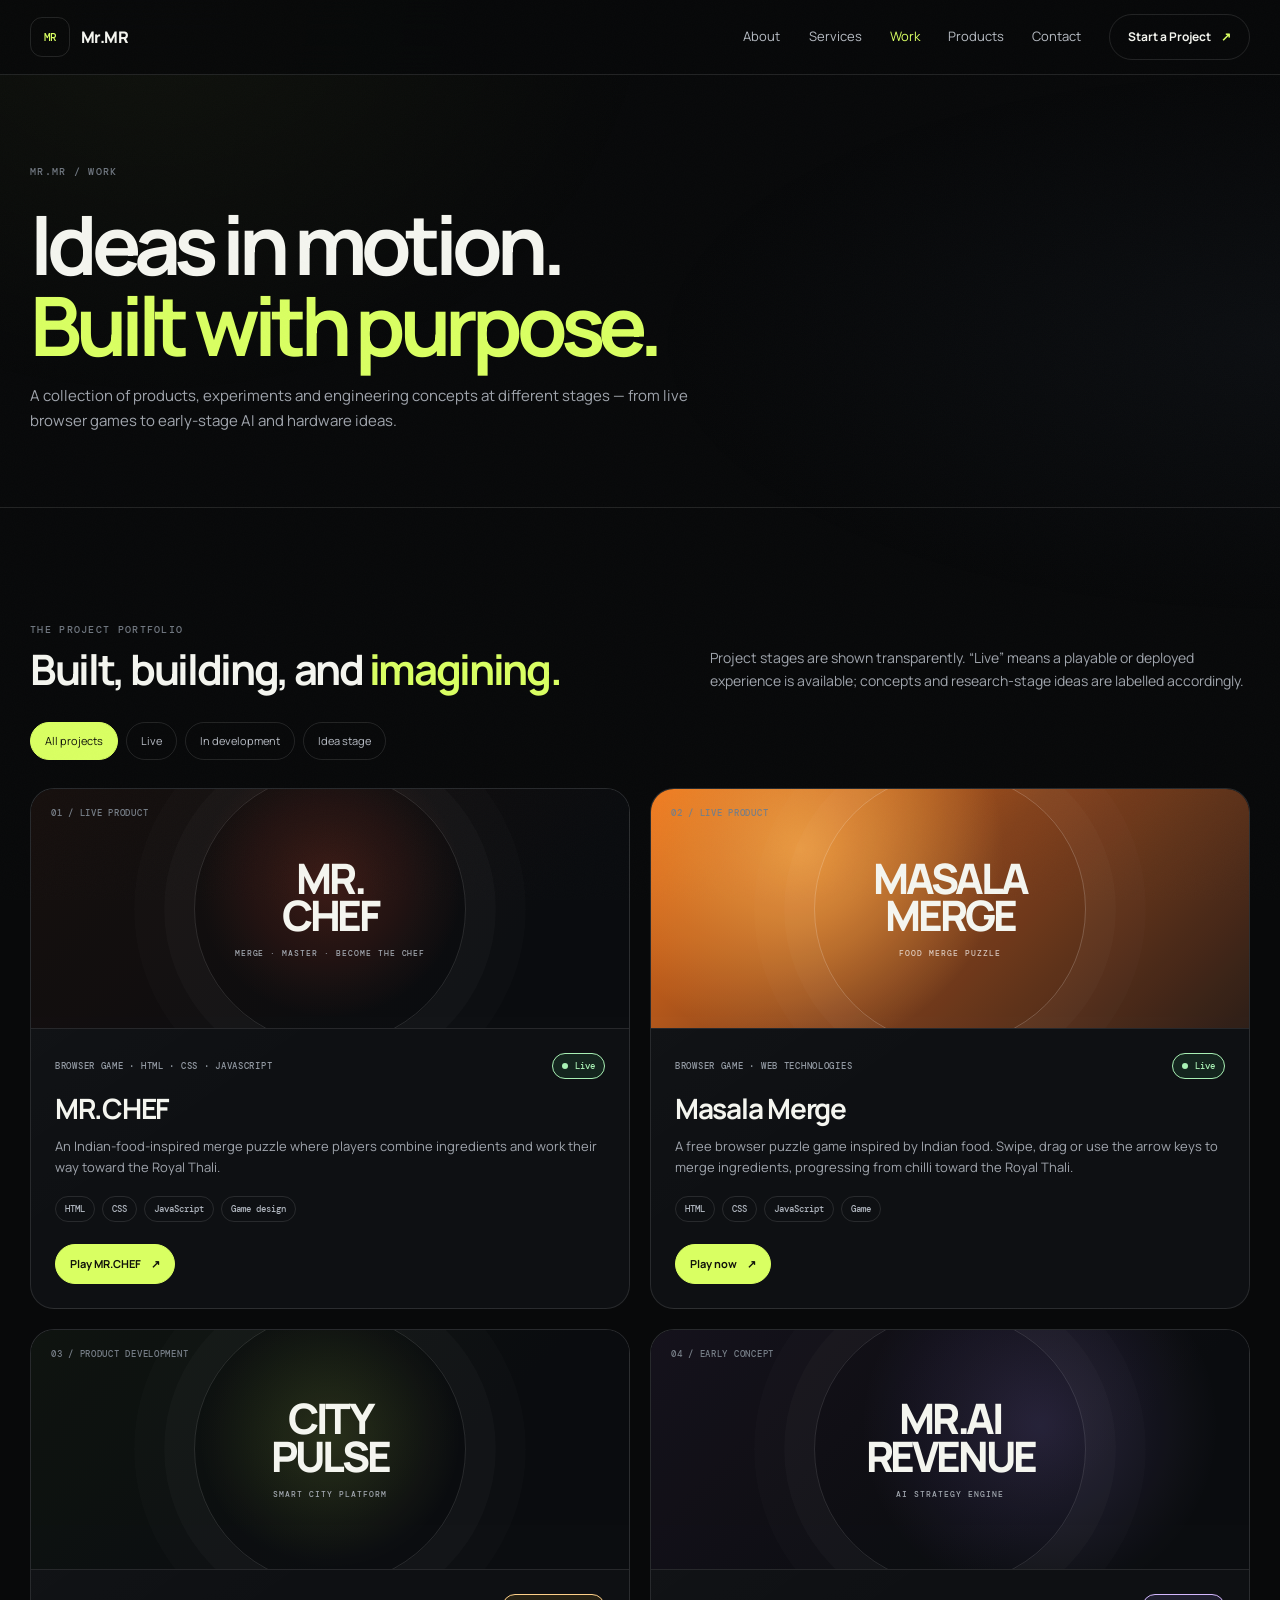
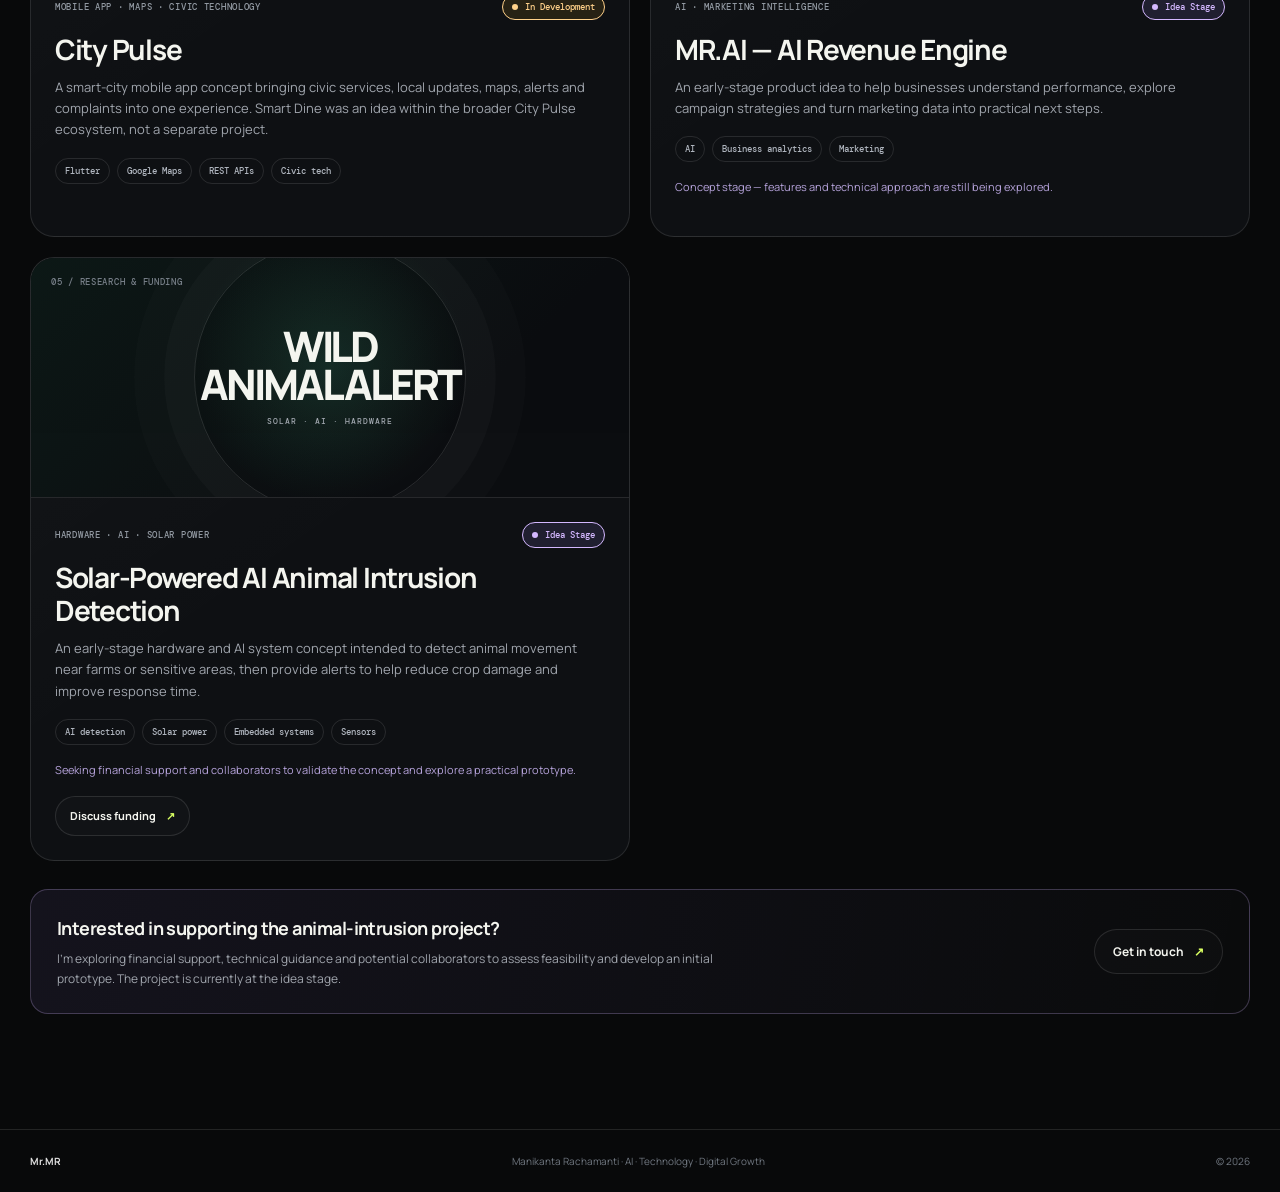
<file: projects.html>
<!doctype html>
<html lang="en">
<head>
  <meta charset="utf-8">
  <meta name="viewport" content="width=device-width, initial-scale=1">
  <meta name="description" content="Explore Manikanta Rachamanti's projects across AI, smart-city technology, hardware, and browser games. See what is live, in development, and at idea stage.">
  <meta name="theme-color" content="#08090a">
  <title>Projects & Experiments · Mr.MR</title>
  <link rel="stylesheet" href="styles.css">
</head>
<body>
  <div class="noise" aria-hidden="true"></div>
  <header>
    <div class="container nav">
      <a href="index.html" class="logo" aria-label="Mr.MR home"><span>MR</span> Mr.MR</a>
      <nav class="navlinks" aria-label="Main navigation">
        <a href="about.html">About</a>
        <a href="services.html">Services</a>
        <a class="active" aria-current="page" href="projects.html">Work</a>
        <a href="index.html#products">Products</a>
        <a href="index.html#contact">Contact</a>
      </nav>
      <a class="navcta" href="start-a-project.html">Start a Project <b>↗</b></a>
      <button class="menu" aria-label="Toggle navigation" aria-expanded="false"><i></i><i></i></button>
    </div>
  </header>

  <main>
    <section class="pagehero">
      <div class="container">
        <div class="crumb"><a href="index.html">Mr.MR</a> / Work</div>
        <h1>Ideas in motion.<br><em>Built with purpose.</em></h1>
        <p>A collection of products, experiments and engineering concepts at different stages — from live browser games to early-stage AI and hardware ideas.</p>
      </div>
    </section>

    <section class="section">
      <div class="container">
        <div class="portfolio-intro">
          <div>
            <div class="page-kicker">THE PROJECT PORTFOLIO</div>
            <h2 style="font-size:clamp(28px,4vw,42px);line-height:1.1;letter-spacing:-.055em;margin:10px 0 0">Built, building, and <em>imagining.</em></h2>
          </div>
          <p>Project stages are shown transparently. “Live” means a playable or deployed experience is available; concepts and research-stage ideas are labelled accordingly.</p>
        </div>

        <div class="project-filters" role="group" aria-label="Filter projects by status">
          <button class="project-filter active" type="button" data-filter="all" aria-pressed="true">All projects</button>
          <button class="project-filter" type="button" data-filter="live" aria-pressed="false">Live</button>
          <button class="project-filter" type="button" data-filter="development" aria-pressed="false">In development</button>
          <button class="project-filter" type="button" data-filter="idea" aria-pressed="false">Idea stage</button>
        </div>

        <div class="workgrid" id="projectGrid">
          <article class="project" data-status="live">
            <div class="project-visual chef-visual">
              <span class="project-number">01 / LIVE PRODUCT</span>
              <div class="project-mark"><strong>MR.<br>CHEF</strong><small>MERGE · MASTER · BECOME THE CHEF</small></div>
            </div>
            <div class="project-body">
              <div class="project-topline"><span class="project-category">Browser game · HTML · CSS · JavaScript</span><span class="status-badge status-live">Live</span></div>
              <h2>MR.CHEF</h2>
              <p>An Indian-food-inspired merge puzzle where players combine ingredients and work their way toward the Royal Thali.</p>
              <div class="tags"><i>HTML</i><i>CSS</i><i>JavaScript</i><i>Game design</i></div>
              <div class="project-actions"><a class="btn primary" href="https://mr-chef-03-red.vercel.app/" target="_blank" rel="noopener noreferrer">Play MR.CHEF <b>↗</b></a></div>
            </div>
          </article>

          <article class="project" data-status="live">
            <div class="project-visual game-visual">
              <span class="project-number">02 / LIVE PRODUCT</span>
              <div class="project-mark"><strong>MASALA<br>MERGE</strong><small>FOOD MERGE PUZZLE</small></div>
            </div>
            <div class="project-body">
              <div class="project-topline"><span class="project-category">Browser game · Web technologies</span><span class="status-badge status-live">Live</span></div>
              <h2>Masala Merge</h2>
              <p>A free browser puzzle game inspired by Indian food. Swipe, drag or use the arrow keys to merge ingredients, progressing from chilli toward the Royal Thali.</p>
              <div class="tags"><i>HTML</i><i>CSS</i><i>JavaScript</i><i>Game</i></div>
              <div class="project-actions"><a class="btn primary" href="https://masala-merge.vercel.app/" target="_blank" rel="noopener noreferrer">Play now <b>↗</b></a></div>
            </div>
          </article>

          <article class="project" data-status="development">
            <div class="project-visual city-visual">
              <span class="project-number">03 / PRODUCT DEVELOPMENT</span>
              <div class="project-mark"><strong>CITY<br>PULSE</strong><small>SMART CITY PLATFORM</small></div>
            </div>
            <div class="project-body">
              <div class="project-topline"><span class="project-category">Mobile app · Maps · Civic technology</span><span class="status-badge status-development">In Development</span></div>
              <h2>City Pulse</h2>
              <p>A smart-city mobile app concept bringing civic services, local updates, maps, alerts and complaints into one experience. Smart Dine was an idea within the broader City Pulse ecosystem, not a separate project.</p>
              <div class="tags"><i>Flutter</i><i>Google Maps</i><i>REST APIs</i><i>Civic tech</i></div>
            </div>
          </article>

          <article class="project" data-status="idea">
            <div class="project-visual ai-visual">
              <span class="project-number">04 / EARLY CONCEPT</span>
              <div class="project-mark"><strong>MR.AI<br>REVENUE</strong><small>AI STRATEGY ENGINE</small></div>
            </div>
            <div class="project-body">
              <div class="project-topline"><span class="project-category">AI · Marketing intelligence</span><span class="status-badge status-idea">Idea Stage</span></div>
              <h2>MR.AI — AI Revenue Engine</h2>
              <p>An early-stage product idea to help businesses understand performance, explore campaign strategies and turn marketing data into practical next steps.</p>
              <div class="tags"><i>AI</i><i>Business analytics</i><i>Marketing</i></div>
              <p class="project-note">Concept stage — features and technical approach are still being explored.</p>
            </div>
          </article>

          <article class="project" data-status="idea">
            <div class="project-visual wild-visual">
              <span class="project-number">05 / RESEARCH & FUNDING</span>
              <div class="project-mark"><strong>WILD<br>ANIMAL ALERT</strong><small>SOLAR · AI · HARDWARE</small></div>
            </div>
            <div class="project-body">
              <div class="project-topline"><span class="project-category">Hardware · AI · Solar power</span><span class="status-badge status-idea">Idea Stage</span></div>
              <h2>Solar-Powered AI Animal Intrusion Detection</h2>
              <p>An early-stage hardware and AI system concept intended to detect animal movement near farms or sensitive areas, then provide alerts to help reduce crop damage and improve response time.</p>
              <div class="tags"><i>AI detection</i><i>Solar power</i><i>Embedded systems</i><i>Sensors</i></div>
              <p class="project-note">Seeking financial support and collaborators to validate the concept and explore a practical prototype.</p>
              <div class="project-actions"><a class="btn secondary" href="mailto:rachamantimani243@gmail.com?subject=Solar-Powered%20AI%20Animal%20Intrusion%20Project%20-%20Funding%20Discussion">Discuss funding <b>↗</b></a></div>
            </div>
          </article>
        </div>

        <aside class="funding-note">
          <div>
            <h3>Interested in supporting the animal-intrusion project?</h3>
            <p>I'm exploring financial support, technical guidance and potential collaborators to assess feasibility and develop an initial prototype. The project is currently at the idea stage.</p>
          </div>
          <a class="btn secondary" href="mailto:rachamantimani243@gmail.com?subject=Project%20Support%20-%20Solar%20AI%20Animal%20Alert">Get in touch <b>↗</b></a>
        </aside>
      </div>
    </section>
  </main>

  <footer>
    <div class="container"><strong>Mr.MR</strong><span>Manikanta Rachamanti · AI · Technology · Digital Growth</span><span>© 2026</span></div>
  </footer>

  <script src="script.js"></script>
  <script>
    (() => {
      const filters = document.querySelectorAll('.project-filter');
      const cards = document.querySelectorAll('#projectGrid .project');
      filters.forEach((button) => {
        button.addEventListener('click', () => {
          const filter = button.dataset.filter;
          filters.forEach((item) => {
            const selected = item === button;
            item.classList.toggle('active', selected);
            item.setAttribute('aria-pressed', String(selected));
          });
          cards.forEach((card) => {
            card.hidden = filter !== 'all' && card.dataset.status !== filter;
          });
        });
      });
      const menu = document.querySelector('.menu');
      const nav = document.querySelector('.navlinks');
      menu?.addEventListener('click', () => {
        const isOpen = nav?.classList.toggle('open') ?? false;
        menu.setAttribute('aria-expanded', String(isOpen));
      });
    })();
  </script>
</body>
</html>
</file>
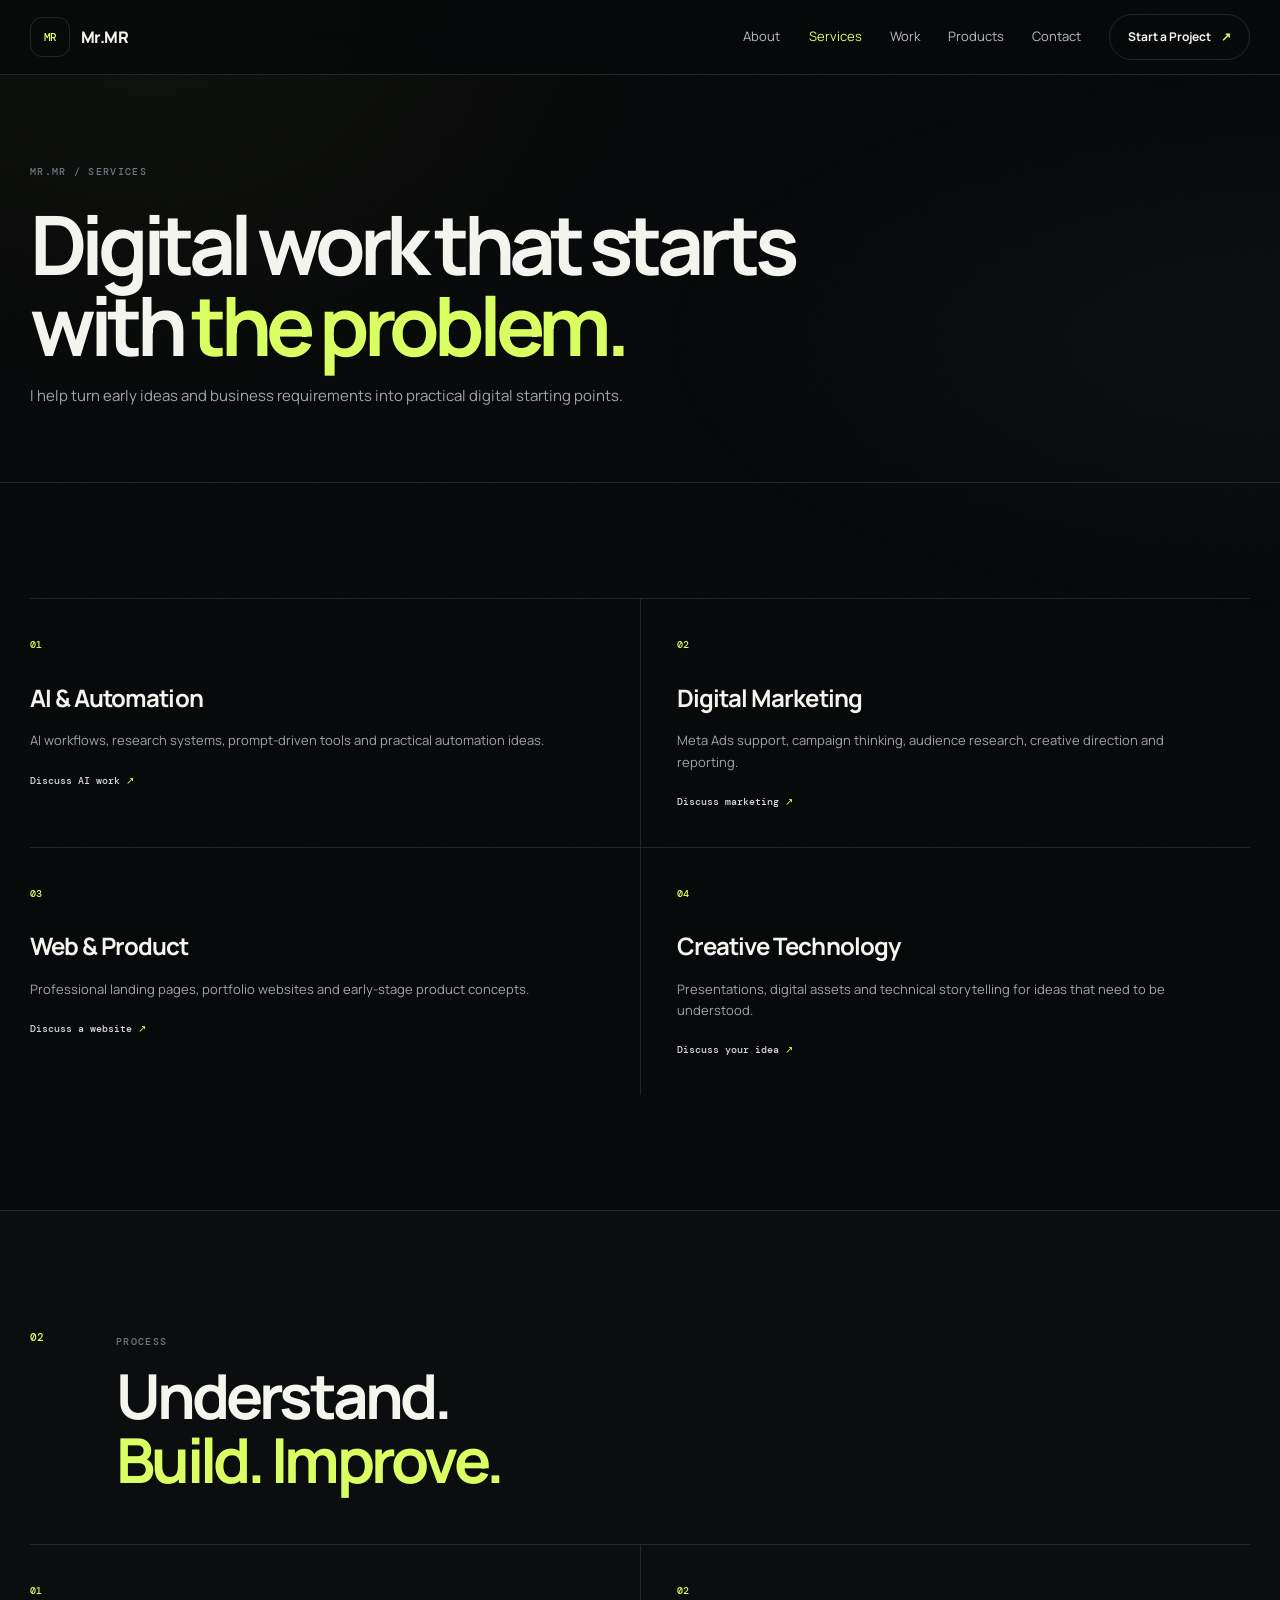
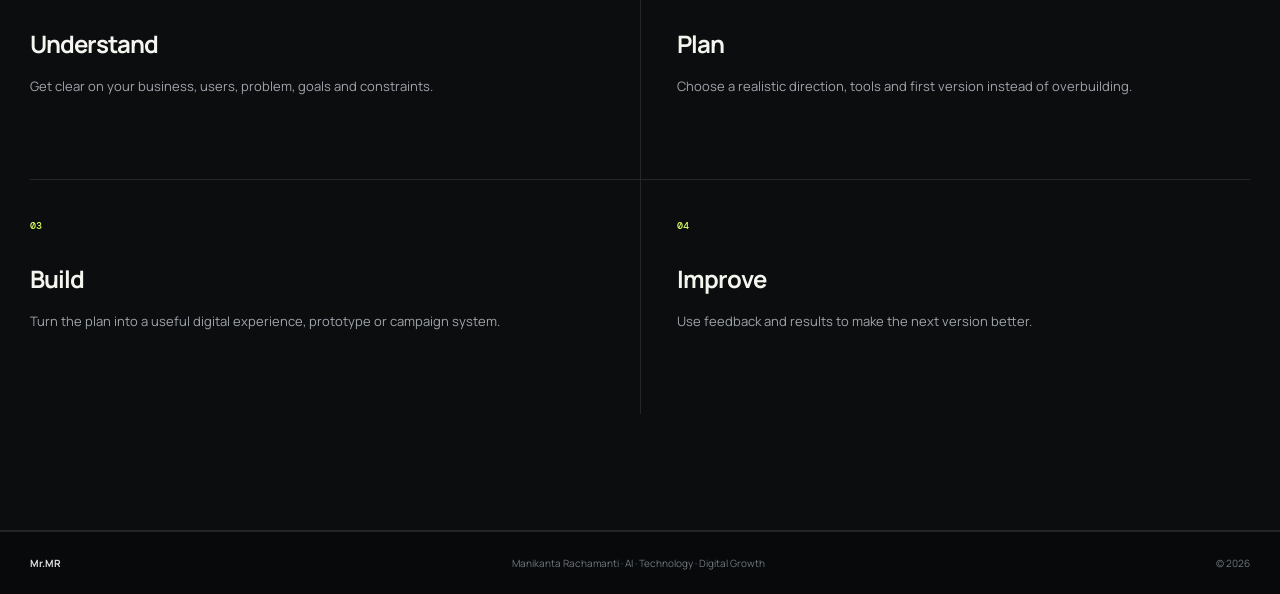
<file: services.html>
<!doctype html><html lang="en"><head><meta charset="utf-8"><meta name="viewport" content="width=device-width,initial-scale=1"><meta name="description" content="Mr.MR — Manikanta Rachamanti"><title>Services · Mr.MR</title><link rel="stylesheet" href="styles.css"></head><body><div class="noise"></div><header><div class="container nav"><a href="index.html" class="logo"><span>MR</span> Mr.MR</a><nav class="navlinks"><a class="" href="about.html">About</a><a class="active" href="services.html">Services</a><a class="" href="projects.html">Work</a><a class="" href="index.html#products">Products</a><a href="index.html#contact">Contact</a></nav><a class="navcta" href="start-a-project.html">Start a Project <b>↗</b></a><button class="menu" aria-label="Open menu"><i></i><i></i></button></div></header><main><section class="pagehero"><div class="container"><div class="crumb"><a href="index.html">Mr.MR</a> / Services</div><h1>Digital work that starts with <em>the problem.</em></h1><p>I help turn early ideas and business requirements into practical digital starting points.</p></div></section>
<section class="section"><div class="container"><div class="cards"><article class="card"><b>01</b><h3>AI & Automation</h3><p>AI workflows, research systems, prompt-driven tools and practical automation ideas.</p><a href="start-a-project.html">Discuss AI work <span>↗</span></a></article><article class="card"><b>02</b><h3>Digital Marketing</h3><p>Meta Ads support, campaign thinking, audience research, creative direction and reporting.</p><a href="start-a-project.html">Discuss marketing <span>↗</span></a></article><article class="card"><b>03</b><h3>Web & Product</h3><p>Professional landing pages, portfolio websites and early-stage product concepts.</p><a href="start-a-project.html">Discuss a website <span>↗</span></a></article><article class="card"><b>04</b><h3>Creative Technology</h3><p>Presentations, digital assets and technical storytelling for ideas that need to be understood.</p><a href="start-a-project.html">Discuss your idea <span>↗</span></a></article></div></div></section>
<section class="section dark"><div class="container"><div class="heading"><span>02</span><div><small>PROCESS</small><h2>Understand.<br><em>Build. Improve.</em></h2></div></div><div class="cards"><article class="card"><b>01</b><h3>Understand</h3><p>Get clear on your business, users, problem, goals and constraints.</p></article><article class="card"><b>02</b><h3>Plan</h3><p>Choose a realistic direction, tools and first version instead of overbuilding.</p></article><article class="card"><b>03</b><h3>Build</h3><p>Turn the plan into a useful digital experience, prototype or campaign system.</p></article><article class="card"><b>04</b><h3>Improve</h3><p>Use feedback and results to make the next version better.</p></article></div></div></section></main><footer><div class="container"><strong>Mr.MR</strong><span>Manikanta Rachamanti · AI · Technology · Digital Growth</span><span>© 2026</span></div></footer><script src="script.js"></script></body></html>
</file>
<file: styles.css>
@import url('https://fonts.googleapis.com/css2?family=DM+Mono:wght@400;500&family=Manrope:wght@400;500;600;700;800&display=swap');

:root {
  --bg: #08090a;
  --surface: #0e1013;
  --surface-raised: #13161a;
  --text: #f4f5ef;
  --muted: #a0a5ad;
  --subtle: #707780;
  --line: rgba(255,255,255,.11);
  --accent: #d9ff62;
  --accent-soft: rgba(217,255,98,.12);
  --green: #a8f0b4;
  --green-bg: rgba(74,222,128,.10);
  --amber: #ffd18a;
  --amber-bg: rgba(251,191,36,.10);
  --violet: #d4b8ff;
  --violet-bg: rgba(167,139,250,.12);
  --max: 1220px;
  --radius: 24px;
  --font: 'Manrope', Arial, sans-serif;
  --mono: 'DM Mono', monospace;
}

* { box-sizing: border-box; }
html { scroll-behavior: smooth; scroll-padding-top: 100px; }
body {
  margin: 0;
  background: var(--bg);
  color: var(--text);
  font-family: var(--font);
  line-height: 1.65;
  -webkit-font-smoothing: antialiased;
}
body::before {
  content: "";
  position: fixed;
  inset: 0;
  z-index: -1;
  pointer-events: none;
  background:
    radial-gradient(ellipse at 12% 0%, rgba(217,255,98,.045), transparent 32%),
    radial-gradient(ellipse at 100% 38%, rgba(91,115,153,.06), transparent 35%);
}
a { color: inherit; text-decoration: none; }
button, input, select, textarea { font: inherit; }
button, a { -webkit-tap-highlight-color: transparent; }
img { display: block; max-width: 100%; }
.container { width: min(calc(100% - 48px), var(--max)); margin-inline: auto; }
.noise {
  position: fixed; inset: 0; pointer-events: none; z-index: 60; opacity: .018;
  background-image: url("data:image/svg+xml,%3Csvg xmlns='http://www.w3.org/2000/svg' width='180' height='180'%3E%3Cfilter id='n'%3E%3CfeTurbulence type='fractalNoise' baseFrequency='.9' numOctaves='4'/%3E%3C/filter%3E%3Crect width='100%25' height='100%25' filter='url(%23n)'/%3E%3C/svg%3E");
}

/* Navigation */
header {
  position: sticky; top: 0; z-index: 50;
  background: rgba(8,9,10,.84); backdrop-filter: blur(20px);
  border-bottom: 1px solid var(--line);
}
.nav { min-height: 74px; display: flex; align-items: center; gap: 28px; }
.logo { display: inline-flex; align-items: center; gap: 11px; font-weight: 800; letter-spacing: -.035em; margin-right: auto; }
.logo span {
  display: grid; place-items: center; width: 40px; height: 40px;
  border: 1px solid var(--line); border-radius: 12px;
  color: var(--accent); font: 500 11px var(--mono);
}
.navlinks { display: flex; align-items: center; gap: clamp(16px,2.2vw,30px); }
.navlinks a { color: #b8bdc4; font-size: 13px; transition: color .2s ease; }
.navlinks a:hover, .navlinks a.active { color: var(--accent); }
.navcta, .btn {
  display: inline-flex; justify-content: center; align-items: center; gap: 10px;
  border: 1px solid var(--line); border-radius: 999px; padding: 12px 18px;
  font-size: 12px; font-weight: 700; transition: transform .2s ease, border-color .2s ease, background .2s ease;
}
.navcta:hover, .btn:hover { transform: translateY(-2px); border-color: rgba(217,255,98,.6); }
.navcta b, .btn b { color: var(--accent); }
.btn.primary { background: var(--accent); color: #10120a; border-color: var(--accent); }
.btn.primary b { color: #10120a; }
.btn.secondary { background: rgba(255,255,255,.015); }
.menu { display: none; background: transparent; border: 0; padding: 8px; cursor: pointer; }
.menu i { display: block; width: 23px; height: 1px; background: #f5f5f0; margin: 6px; }

/* Homepage hero and shared sections */
.hero { min-height: 690px; padding: 110px 0 90px; display: flex; align-items: center; }
.hero-grid { display: grid; grid-template-columns: 1.08fr .92fr; gap: clamp(40px,7vw,90px); align-items: center; }
.eyebrow, .page-kicker, .heading small, .crumb, .pagehero .crumb {
  font: 500 10px var(--mono); letter-spacing: .13em; color: var(--subtle); text-transform: uppercase;
}
.eyebrow { display: inline-flex; align-items: center; gap: 10px; padding: 9px 12px; border: 1px solid var(--line); border-radius: 999px; }
.eyebrow span { width: 7px; height: 7px; border-radius: 50%; background: var(--accent); box-shadow: 0 0 16px var(--accent); }
h1, h2, h3, p { overflow-wrap: break-word; }
h1 { font-size: clamp(52px,7.4vw,96px); line-height: .99; letter-spacing: -.075em; margin: 24px 0; }
h2 { letter-spacing: -.06em; }
em { font-style: normal; color: var(--accent); }
.hero p { max-width: 650px; color: var(--muted); font-size: 16px; }
.hero p strong { color: var(--text); }
.actions { display: flex; gap: 12px; margin-top: 30px; flex-wrap: wrap; }
.social { display: flex; align-items: center; flex-wrap: wrap; gap: 12px; color: var(--subtle); font-size: 11px; margin-top: 26px; }
.social a:hover { color: var(--accent); }
.visual {
  min-height: 450px; border: 1px solid var(--line); border-radius: 30px; padding: 22px;
  background: radial-gradient(circle at 50% 45%, rgba(217,255,98,.1), transparent 38%), var(--surface);
}
.visualtop, .visualbottom { display: flex; justify-content: space-between; gap: 15px; font: 500 9px var(--mono); color: var(--subtle); }
.live { color: var(--accent); }
.orbit { min-height: 330px; display: grid; place-items: center; position: relative; }
.ring { position: absolute; border: 1px solid rgba(255,255,255,.11); border-radius: 50%; }
.r1 { width: 190px; height: 300px; }
.r2 { width: 290px; height: 220px; }
.r3 { width: 300px; height: 300px; border-color: rgba(217,255,98,.17); }
.core { width: 86px; height: 86px; border-radius: 25px; background: var(--accent); color: #090a09; display: grid; place-items: center; font: 800 23px var(--mono); box-shadow: 0 0 80px rgba(217,255,98,.18); }
.chip { position: absolute; border: 1px solid var(--line); border-radius: 999px; background: #111419; color: #c1c4ca; padding: 7px 10px; font: 500 9px var(--mono); }
.c1 { top: 35px; left: 7%; } .c2 { top: 55px; right: 5%; } .c3 { bottom: 50px; left: 9%; } .c4 { bottom: 30px; right: 10%; }
.visualbottom { border-top: 1px solid var(--line); padding-top: 17px; }
.visualbottom div { display: grid; gap: 3px; }
.visualbottom strong { font: 600 11px var(--font); color: #eee; }
.ticker { overflow: hidden; border-block: 1px solid var(--line); }
.ticker > div { width: max-content; display: flex; gap: 28px; padding: 17px 0; animation: scroll 28s linear infinite; }
.ticker span { font: 500 10px var(--mono); letter-spacing: .1em; color: var(--subtle); }
.ticker i { color: var(--accent); font-style: normal; }
@keyframes scroll { to { transform: translateX(-35%); } }
.section { padding: clamp(76px,9vw,120px) 0; }
.section.dark { background: rgba(255,255,255,.018); border-block: 1px solid var(--line); }
.heading { display: grid; grid-template-columns: 64px 1fr; gap: 22px; margin-bottom: 52px; }
.heading > span { font: 500 11px var(--mono); color: var(--accent); padding-top: 4px; }
.heading h2 { font-size: clamp(36px,5.1vw,62px); line-height: 1.04; margin: 11px 0 0; }
.two { display: grid; grid-template-columns: 1.1fr .9fr; gap: 80px; }
.lead { font-size: clamp(20px,2vw,25px); line-height: 1.45; color: #eee; }
.copy p:not(.lead) { color: var(--muted); font-size: 14px; }
.facts { border-top: 1px solid var(--line); }
.facts div { display: flex; justify-content: space-between; gap: 20px; padding: 17px 0; border-bottom: 1px solid var(--line); }
.facts small { font: 500 9px var(--mono); color: var(--subtle); }
.facts strong { font-size: 12px; text-align: right; }
.cards { display: grid; grid-template-columns: repeat(2,minmax(0,1fr)); }
.card { padding: 30px 36px 34px 0; border-top: 1px solid var(--line); min-height: 235px; }
.card:nth-child(even) { padding-left: 36px; border-left: 1px solid var(--line); }
.card > b { font: 500 10px var(--mono); color: var(--accent); }
.card h3 { font-size: 24px; margin: 22px 0 8px; letter-spacing: -.04em; }
.card p { color: var(--muted); font-size: 13px; }
.card a { font: 500 10px var(--mono); color: #d5d7db; }
.card a span { color: var(--accent); }
.product { display: grid; grid-template-columns: 1.15fr .85fr; gap: 60px; border: 1px solid var(--line); border-radius: var(--radius); padding: clamp(28px,5vw,55px); background: radial-gradient(circle at 80%,rgba(217,255,98,.08),transparent 35%),var(--surface); }
.product h3 { font-size: clamp(36px,4vw,48px); line-height: 1.05; letter-spacing: -.055em; margin: 12px 0; }
.product p { font-size: 13px; color: var(--muted); max-width: 590px; }
.productlist { border-top: 1px solid var(--line); align-self: center; }
.productlist div { padding: 17px 0; border-bottom: 1px solid var(--line); display: flex; gap: 15px; font-size: 13px; }
.productlist b { font: 500 9px var(--mono); color: var(--accent); }
.start { background: var(--accent); color: #080909; padding: clamp(75px,9vw,120px) 0; }
.startgrid { display: grid; grid-template-columns: 1fr 1fr; gap: 70px; align-items: center; }
.start h1 { font-size: clamp(48px,7vw,86px); margin: 12px 0; }
.start p { color: #3f4a12; max-width: 540px; }
.start .page-kicker { color: #48551a; }
.direct { margin-top: 30px; display: grid; gap: 5px; font-size: 12px; }
.direct a { font-weight: 800; }
.form { background: #0b0d0f; color: #f3f3ee; border-radius: var(--radius); padding: 28px; }
.form label { display: grid; gap: 7px; margin-bottom: 15px; font: 500 9px var(--mono); color: #a0a5ad; }
.formrow { display: grid; grid-template-columns: 1fr 1fr; gap: 14px; }
input, select, textarea { width: 100%; background: #12151a; border: 1px solid #292e35; color: #eee; border-radius: 10px; padding: 13px; font: 500 12px var(--font); outline: 0; }
input:focus, select:focus, textarea:focus { border-color: var(--accent); }
textarea { resize: vertical; }
.submit { width: 100%; border: 0; border-radius: 10px; background: var(--accent); color: #080909; padding: 14px; font-weight: 800; cursor: pointer; }
.submit:disabled { opacity: .55; }
.note { font-size: 9px; color: #858b93; }
.status { min-height: 20px; color: var(--accent); font-size: 11px; }
.status.success { color: #1fbd74; } .status.error { color: #ff8c83; }
.contact { padding: clamp(76px,9vw,120px) 0; }
.contactgrid { display: grid; grid-template-columns: 1fr .9fr; gap: 80px; }
.contact h2 { font-size: clamp(50px,7vw,90px); line-height: .98; letter-spacing: -.075em; margin: 14px 0; }
.links { border-top: 1px solid var(--line); }
.links a { display: grid; grid-template-columns: 90px 1fr 20px; gap: 15px; align-items: center; padding: 19px 0; border-bottom: 1px solid var(--line); }
.links small { font: 500 9px var(--mono); color: var(--subtle); }
.links strong { font-size: 13px; overflow-wrap: anywhere; }
.links b { color: var(--accent); }
footer { border-top: 1px solid var(--line); padding: 23px 0; color: var(--subtle); font-size: 10px; }
footer .container { display: flex; justify-content: space-between; gap: 20px; align-items: center; }
footer strong { color: #ddd; }

/* Inner-page hero */
.pagehero { padding: 90px 0 58px; border-bottom: 1px solid var(--line); }
.pagehero h1 { max-width: 900px; font-size: clamp(48px,7vw,82px); margin: 26px 0 18px; }
.pagehero p { max-width: 680px; color: var(--muted); font-size: 15px; }
.crumb { text-transform: none; letter-spacing: .03em; }
.crumb a:hover { color: var(--accent); }

/* Project portfolio */
.portfolio-intro { display: flex; align-items: end; justify-content: space-between; gap: 30px; margin-bottom: 30px; }
.portfolio-intro p { max-width: 540px; color: var(--muted); font-size: 14px; margin: 0; }
.project-filters { display: flex; flex-wrap: wrap; gap: 8px; margin: 0 0 28px; }
.project-filter {
  appearance: none; cursor: pointer; border: 1px solid var(--line); border-radius: 999px;
  background: transparent; color: #b9bec6; padding: 9px 14px; font-size: 11px; transition: .2s ease;
}
.project-filter:hover, .project-filter.active { color: #11130a; background: var(--accent); border-color: var(--accent); }
.workgrid { display: grid; grid-template-columns: repeat(2,minmax(0,1fr)); gap: 20px; align-items: stretch; }
.project {
  min-width: 0; display: flex; flex-direction: column; overflow: hidden;
  border: 1px solid var(--line); border-radius: var(--radius); background: linear-gradient(145deg,rgba(255,255,255,.025),transparent 50%),var(--surface);
  transition: transform .25s ease, border-color .25s ease, box-shadow .25s ease;
}
.project:hover { transform: translateY(-5px); border-color: rgba(217,255,98,.38); box-shadow: 0 20px 60px rgba(0,0,0,.2); }
.project[hidden] { display: none !important; }
.project-visual {
  min-height: 240px; position: relative; isolation: isolate; display: grid; place-items: center;
  overflow: hidden; border-bottom: 1px solid var(--line); background: #0c0e11;
}
.project-visual::before, .project-visual::after { content: ""; position: absolute; z-index: -1; pointer-events: none; }
.project-visual::before { inset: 0; opacity: .95; }
.project-visual::after { width: 270px; height: 270px; border: 1px solid rgba(255,255,255,.12); border-radius: 50%; box-shadow: 0 0 0 30px rgba(255,255,255,.018),0 0 0 60px rgba(255,255,255,.012); }
.project-mark { text-align: center; position: relative; padding: 20px; }
.project-mark strong { display: block; font-size: clamp(30px,3.5vw,42px); line-height: .9; letter-spacing: -.075em; font-weight: 800; }
.project-mark small { display: block; margin-top: 13px; color: #a2a8b0; font: 500 8px var(--mono); letter-spacing: .12em; }
.project-number { position: absolute; top: 18px; left: 20px; font: 500 9px var(--mono); color: #767e87; letter-spacing: .08em; }
.project-visual.city-visual::before { background: radial-gradient(circle at 50% 45%,rgba(217,255,98,.15),transparent 40%),linear-gradient(135deg,#101611,#0b0d10 65%); }
.project-visual.ai-visual::before { background: radial-gradient(circle at 65% 40%,rgba(167,139,250,.18),transparent 43%),linear-gradient(135deg,#17131e,#0b0d10 70%); }
.project-visual.wild-visual::before { background: radial-gradient(circle at 50% 45%,rgba(72,180,135,.18),transparent 42%),linear-gradient(135deg,#0d1a18,#0b0d10 70%); }
.project-visual.game-visual::before { background: radial-gradient(circle at 25% 25%,rgba(255,173,75,.85),transparent 42%),linear-gradient(135deg,#ff7a1a 0%,#8a451e 48%,#302019 100%); }
.project-visual.chef-visual::before { background: radial-gradient(circle at 50% 40%,rgba(255,90,60,.2),transparent 40%),linear-gradient(135deg,#19110f,#0b0d10 75%); }
.project-visual.game-visual .project-mark small { color: rgba(255,255,255,.7); }
.project-visual.game-visual::after { border-color: rgba(255,255,255,.2); }
.project-body { display: flex; flex-direction: column; align-items: flex-start; flex: 1; padding: 24px; }
.project-topline { display: flex; justify-content: space-between; align-items: center; gap: 12px; width: 100%; margin-bottom: 13px; }
.project-category { font: 500 9px var(--mono); color: #9299a2; letter-spacing: .08em; text-transform: uppercase; }
.status-badge { display: inline-flex; align-items: center; gap: 7px; flex-shrink: 0; border: 1px solid currentColor; border-radius: 999px; padding: 6px 9px; font: 500 9px var(--mono); white-space: nowrap; }
.status-badge::before { content: ""; width: 6px; height: 6px; border-radius: 50%; background: currentColor; }
.status-live { color: var(--green); background: var(--green-bg); }
.status-development { color: var(--amber); background: var(--amber-bg); }
.status-idea { color: var(--violet); background: var(--violet-bg); }
.project-body h2 { font-size: clamp(22px,2.5vw,28px); line-height: 1.2; letter-spacing: -.045em; margin: 0 0 10px; }
.project-body p { color: var(--muted); font-size: 13px; margin: 0 0 15px; }
.project-body .project-detail { color: #c6cad0; font-size: 12px; }
.tags { display: flex; flex-wrap: wrap; gap: 7px; margin: 2px 0 20px; }
.tags i { font: 500 9px var(--mono); font-style: normal; color: #b0b6bf; border: 1px solid var(--line); padding: 6px 9px; border-radius: 999px; }
.project-actions { display: flex; flex-wrap: wrap; gap: 9px; margin-top: auto; padding-top: 2px; }
.project-actions .btn { padding: 10px 14px; font-size: 11px; }
.project-note { font-size: 11px !important; color: #b6a3db !important; margin-top: -4px !important; }
.funding-note {
  margin-top: 28px; padding: 24px 26px; border: 1px solid rgba(212,184,255,.25); border-radius: 18px;
  display: flex; justify-content: space-between; align-items: center; gap: 25px;
  background: linear-gradient(100deg,rgba(167,139,250,.08),rgba(255,255,255,.01));
}
.funding-note h3 { margin: 0 0 5px; font-size: 18px; letter-spacing: -.03em; }
.funding-note p { margin: 0; max-width: 700px; color: var(--muted); font-size: 12px; }
.funding-note .btn { flex-shrink: 0; }

/* Other page components */
.timeline { border-top: 1px solid var(--line); }
.timeline article { display: grid; grid-template-columns: 100px 1fr; gap: 40px; padding: 34px 0; border-bottom: 1px solid var(--line); }
.timeline time { font: 500 9px var(--mono); color: var(--subtle); }
.timeline small { font: 500 9px var(--mono); color: #9298a1; }
.timeline h3 { font-size: 27px; margin: 7px 0; }
.timeline b { font-size: 12px; color: var(--accent); }
.timeline p { max-width: 760px; color: var(--muted); font-size: 13px; }
.reveal { opacity: 0; transform: translateY(18px); transition: opacity .7s ease, transform .7s ease; }
.reveal.visible { opacity: 1; transform: none; }
.delay { transition-delay: .12s; }

@media (prefers-reduced-motion: reduce) {
  *, *::before, *::after { scroll-behavior: auto !important; animation-duration: .01ms !important; animation-iteration-count: 1 !important; transition-duration: .01ms !important; }
}
@media (max-width: 900px) {
  .navlinks { display: none; position: absolute; top: 68px; left: 20px; right: 20px; background: #111318; border: 1px solid var(--line); border-radius: 16px; padding: 16px; flex-direction: column; align-items: stretch; gap: 4px; }
  .navlinks.open { display: flex; }
  .navlinks a { padding: 11px 9px; }
  .menu { display: block; }
  .navcta { display: none; }
  .hero-grid, .two, .product, .startgrid, .contactgrid { grid-template-columns: 1fr; }
  .hero { min-height: 0; padding: 100px 0 75px; }
  .visual { min-height: 430px; }
  .cards { grid-template-columns: 1fr; }
  .card, .card:nth-child(even) { padding: 26px 0; border-left: 0; }
  .workgrid { grid-template-columns: repeat(2,minmax(0,1fr)); }
  .project-visual { min-height: 205px; }
  .project-body { padding: 20px; }
  .project-topline { align-items: flex-start; flex-direction: column; }
  .featured .art { height: 270px; }
  .two, .contactgrid, .product { gap: 42px; }
  .portfolio-intro { align-items: flex-start; flex-direction: column; }
}
@media (max-width: 620px) {
  .container { width: calc(100% - 30px); }
  .nav { min-height: 66px; }
  .section { padding: 76px 0; }
  .heading { grid-template-columns: 36px 1fr; gap: 8px; margin-bottom: 38px; }
  .heading h2 { font-size: clamp(34px,10vw,46px); }
  .hero { padding-top: 82px; }
  .hero h1 { font-size: clamp(47px,14vw,68px); }
  .hero p { font-size: 14px; }
  .actions { flex-direction: column; align-items: stretch; }
  .actions .btn { width: 100%; }
  .visual { min-height: 390px; padding: 16px; border-radius: 22px; }
  .orbit { min-height: 290px; }
  .r1 { width: 150px; height: 245px; } .r2 { width: 230px; height: 180px; } .r3 { width: 245px; height: 245px; }
  .chip { font-size: 8px; }
  .c1 { left: 0; } .c2 { right: 0; }
  .c3 { left: 0; bottom: 34px; } .c4 { right: 0; bottom: 24px; }
  .formrow { grid-template-columns: 1fr; gap: 0; }
  .product { padding: 26px; }
  .product h3 { font-size: 36px; }
  .timeline article { grid-template-columns: 1fr; gap: 8px; }
  .links a { grid-template-columns: 70px minmax(0,1fr) 14px; gap: 10px; }
  .links strong { font-size: 12px; }
  footer .container { flex-direction: column; align-items: flex-start; gap: 8px; }
  .pagehero { padding: 65px 0 45px; }
  .pagehero h1 { font-size: clamp(44px,13vw,62px); }
  .workgrid { grid-template-columns: 1fr; gap: 15px; }
  .project-visual { min-height: 225px; }
  .project-body { padding: 21px; }
  .project-topline { flex-direction: row; align-items: center; }
  .project-body h2 { font-size: 25px; }
  .funding-note { align-items: flex-start; flex-direction: column; padding: 22px; }
  .funding-note .btn { width: 100%; }
}
</file>
